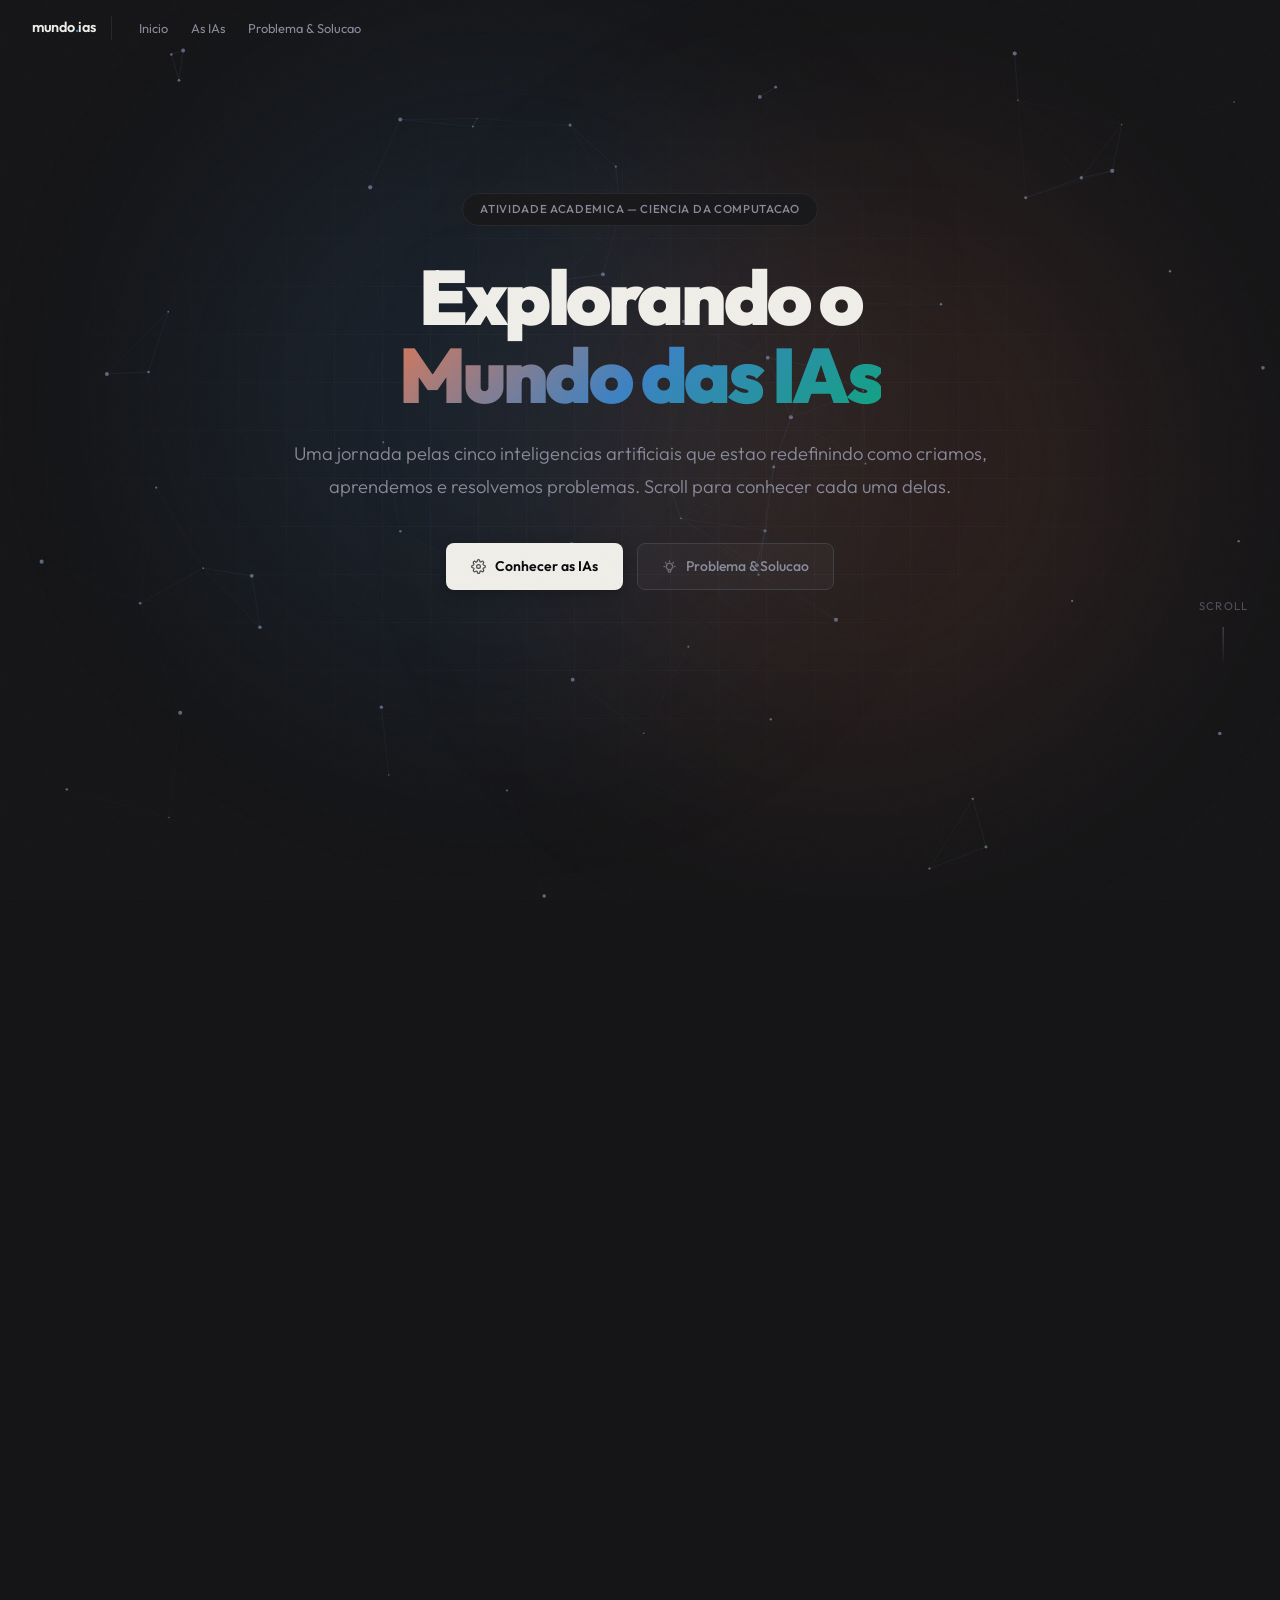
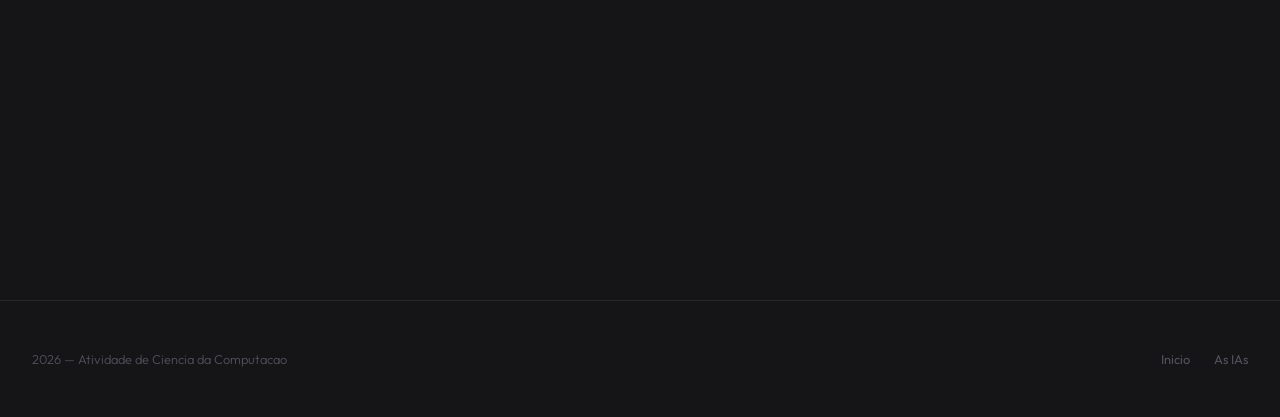
<file: index.html>
<!DOCTYPE html>
<html lang="pt-BR">
<head>
  <meta charset="UTF-8">
  <meta name="viewport" content="width=device-width, initial-scale=1.0">
  <meta name="description" content="Explorando o mundo das Inteligencias Artificiais - Claude, Gemini, ChatGPT, Nano Banana e NotebookLM. Atividade academica de Ciencia da Computacao.">
  <title>O Mundo das IAs | Ciencia da Computacao</title>
  <link rel="stylesheet" href="./style.css">
</head>
<body>
  <nav class="nav" id="navbar">
    <div class="nav-inner">
      <a href="#" class="nav-logo">mundo<span>.</span>ias</a>
      <div class="nav-sep"></div>
      <ul class="nav-links">
        <li><a href="#hero">Inicio</a></li>
        <li><a href="#carousel">As IAs</a></li>
        <li><a href="/problema-solucao/">Problema &amp; Solucao</a></li>
      </ul>
    </div>
  </nav>
  <div class="scroll-dots" id="scroll-dots">
    <div class="scroll-dot" data-index="0"><span class="scroll-dot-label">Claude</span></div>
    <div class="scroll-dot" data-index="1"><span class="scroll-dot-label">Gemini</span></div>
    <div class="scroll-dot" data-index="2"><span class="scroll-dot-label">ChatGPT</span></div>
    <div class="scroll-dot" data-index="3"><span class="scroll-dot-label">Nano Banana</span></div>
    <div class="scroll-dot" data-index="4"><span class="scroll-dot-label">NotebookLM</span></div>
  </div>
  <section class="hero" id="hero">
    <canvas class="hero-canvas" id="hero-canvas"></canvas>
    <div class="hero-grid"></div>
    <div class="hero-bg-glow glow-1"></div>
    <div class="hero-bg-glow glow-2"></div>
    <div class="hero-badge">Atividade Academica &mdash; Ciencia da Computacao</div>
    <h1>Explorando o<br><span class="gradient-text">Mundo das IAs</span></h1>
    <p class="hero-description">Uma jornada pelas cinco inteligencias artificiais que estao redefinindo como criamos, aprendemos e resolvemos problemas. Scroll para conhecer cada uma delas.</p>
    <div class="hero-cta-group">
      <a href="#carousel" class="btn-primary">
        <svg width="15" height="15" viewBox="0 0 24 24" fill="none" stroke="currentColor" stroke-width="2" stroke-linecap="round" stroke-linejoin="round"><circle cx="12" cy="12" r="3"/><path d="M19.4 15a1.65 1.65 0 0 0 .33 1.82l.06.06a2 2 0 0 1-2.83 2.83l-.06-.06a1.65 1.65 0 0 0-1.82-.33 1.65 1.65 0 0 0-1 1.51V21a2 2 0 0 1-4 0v-.09A1.65 1.65 0 0 0 9 19.4a1.65 1.65 0 0 0-1.82.33l-.06.06a2 2 0 0 1-2.83-2.83l.06-.06A1.65 1.65 0 0 0 4.68 15a1.65 1.65 0 0 0-1.51-1H3a2 2 0 0 1 0-4h.09A1.65 1.65 0 0 0 4.6 9a1.65 1.65 0 0 0-.33-1.82l-.06-.06a2 2 0 0 1 2.83-2.83l.06.06A1.65 1.65 0 0 0 9 4.68a1.65 1.65 0 0 0 1-1.51V3a2 2 0 0 1 4 0v.09a1.65 1.65 0 0 0 1 1.51 1.65 1.65 0 0 0 1.82-.33l.06-.06a2 2 0 0 1 2.83 2.83l-.06.06A1.65 1.65 0 0 0 19.4 9a1.65 1.65 0 0 0 1.51 1H21a2 2 0 0 1 0 4h-.09a1.65 1.65 0 0 0-1.51 1z"/></svg>
        Conhecer as IAs
      </a>
      <a href="/problema-solucao/" class="btn-secondary">
        <svg width="15" height="15" viewBox="0 0 24 24" fill="none" stroke="currentColor" stroke-width="2" stroke-linecap="round" stroke-linejoin="round"><path d="M9.663 17h4.673M12 3v1m6.364 1.636l-.707.707M21 12h-1M4 12H3m3.343-5.657l-.707-.707m2.828 9.9a5 5 0 1 1 7.072 0l-.548.547A3.374 3.374 0 0 0 14 18.469V19a2 2 0 1 1-4 0v-.531c0-.895-.356-1.754-.988-2.386l-.548-.547z"/></svg>
        Problema &amp; Solucao
      </a>
    </div>
    <div class="hero-scroll-hint"><span>Scroll</span><div class="scroll-line"></div></div>
  </section>
  <div class="ai-carousel" id="carousel">
    <section class="ai-section" data-ai="claude">
      <div class="ai-section-sticky">
        <div class="ai-content">
          <div class="ai-number">01 / 05</div>
          <div class="ai-category"><span class="ai-category-dot"></span>Texto &amp; Codigo</div>
          <h2 class="ai-name">Claude</h2>
          <p class="ai-maker">por Anthropic</p>
          <p class="ai-description">Claude e um assistente de IA desenvolvido pela Anthropic com foco em seguranca e alinhamento. Projetado para ser util, inofensivo e honesto, ele se destaca pela capacidade de analisar documentos longos, escrever codigo de alta qualidade e manter conversas com contexto extenso.</p>
          <div class="ai-features">
            <div class="ai-feature"><span class="ai-feature-dot"></span>Janela de contexto de ate 200k tokens</div>
            <div class="ai-feature"><span class="ai-feature-dot"></span>Foco em seguranca e alinhamento (Constitutional AI)</div>
            <div class="ai-feature"><span class="ai-feature-dot"></span>Excelente em analise de codigo e documentos</div>
            <div class="ai-feature"><span class="ai-feature-dot"></span>Raciocinio nuancado e respostas equilibradas</div>
          </div>
          <div class="ai-example"><strong>Exemplo de uso pratico</strong> Revisar um PDF de 200 paginas, encontrar contradicoes entre secoes e gerar um resumo executivo &mdash; tudo em uma unica conversa.</div>
        </div>
        <div class="ai-image-wrapper"><div class="ai-image-glow"></div><img class="ai-image" src="./img/claude.png" alt="Claude AI"></div>
      </div>
    </section>
    <section class="ai-section" data-ai="gemini">
      <div class="ai-section-sticky">
        <div class="ai-content">
          <div class="ai-number">02 / 05</div>
          <div class="ai-category"><span class="ai-category-dot"></span>Multimodal &amp; Pesquisa</div>
          <h2 class="ai-name">Gemini</h2>
          <p class="ai-maker">por Google DeepMind</p>
          <p class="ai-description">Gemini e a familia de modelos multimodais do Google, capaz de processar texto, imagens, audio e video nativamente. Integrado profundamente ao ecossistema Google, ele representa a uniao do Google Brain com a DeepMind para criar a IA mais versatil da empresa.</p>
          <div class="ai-features">
            <div class="ai-feature"><span class="ai-feature-dot"></span>Multimodal nativo (texto, imagem, audio, video)</div>
            <div class="ai-feature"><span class="ai-feature-dot"></span>Integrado ao Google Workspace e Android</div>
            <div class="ai-feature"><span class="ai-feature-dot"></span>Versoes Ultra, Pro e Flash para diferentes usos</div>
            <div class="ai-feature"><span class="ai-feature-dot"></span>Janela de contexto de ate 2 milhoes de tokens</div>
          </div>
          <div class="ai-example"><strong>Exemplo de uso pratico</strong> Enviar um video de aula em fisica e pedir que o Gemini gere um resumo escrito + 10 questoes de revisao baseadas no conteudo.</div>
        </div>
        <div class="ai-image-wrapper"><div class="ai-image-glow"></div><img class="ai-image" src="./img/gemini.png" alt="Gemini AI"></div>
      </div>
    </section>
    <section class="ai-section" data-ai="chatgpt">
      <div class="ai-section-sticky">
        <div class="ai-content">
          <div class="ai-number">03 / 05</div>
          <div class="ai-category"><span class="ai-category-dot"></span>Texto, Imagem &amp; Voz</div>
          <h2 class="ai-name">ChatGPT</h2>
          <p class="ai-maker">por OpenAI</p>
          <p class="ai-description">ChatGPT popularizou a inteligencia artificial generativa para o mundo todo. Baseado nos modelos GPT, ele oferece conversacao natural, geracao de codigo, analise de dados e criacao de conteudo, sendo a IA mais utilizada globalmente com centenas de milhoes de usuarios ativos.</p>
          <div class="ai-features">
            <div class="ai-feature"><span class="ai-feature-dot"></span>Modelo GPT-4o com capacidades multimodais</div>
            <div class="ai-feature"><span class="ai-feature-dot"></span>Ecossistema de plugins e GPTs personalizados</div>
            <div class="ai-feature"><span class="ai-feature-dot"></span>Mais de 200 milhoes de usuarios ativos</div>
            <div class="ai-feature"><span class="ai-feature-dot"></span>Geracao de imagens com DALL-E integrado</div>
          </div>
          <div class="ai-example"><strong>Exemplo de uso pratico</strong> Criar um GPT personalizado para um time de marketing que gera posts de blog, hashtags e imagens promocionais a partir de um briefing curto.</div>
        </div>
        <div class="ai-image-wrapper"><div class="ai-image-glow"></div><img class="ai-image" src="./img/chatgpt.png" alt="ChatGPT"></div>
      </div>
    </section>
    <section class="ai-section" data-ai="nano">
      <div class="ai-section-sticky">
        <div class="ai-content">
          <div class="ai-number">04 / 05</div>
          <div class="ai-category"><span class="ai-category-dot"></span>Geracao de Imagens</div>
          <h2 class="ai-name">Nano Banana</h2>
          <p class="ai-maker">por Google (Gemini 2.5 Flash Image)</p>
          <p class="ai-description">Nano Banana e o modelo de geracao e edicao de imagens da familia Gemini, lancado pelo Google em 2025. Famoso pela consistencia ao editar fotos mantendo o personagem original, ele permite trocar fundo, roupa ou estilo sem perder a identidade do rosto.</p>
          <div class="ai-features">
            <div class="ai-feature"><span class="ai-feature-dot"></span>Geracao e edicao de imagens em alta qualidade</div>
            <div class="ai-feature"><span class="ai-feature-dot"></span>Mantem consistencia de personagens entre edicoes</div>
            <div class="ai-feature"><span class="ai-feature-dot"></span>Edicao por linguagem natural</div>
            <div class="ai-feature"><span class="ai-feature-dot"></span>Disponivel via Gemini app e API Google AI Studio</div>
          </div>
          <div class="ai-example"><strong>Exemplo de uso pratico</strong> Enviar uma foto de produto e gerar 12 variacoes em diferentes cenarios mantendo o objeto identico &mdash; ideal para e-commerce.</div>
        </div>
        <div class="ai-image-wrapper"><div class="ai-image-glow"></div><img class="ai-image" src="./img/nanobanana.png" alt="Nano Banana AI"></div>
      </div>
    </section>
    <section class="ai-section" data-ai="notebook">
      <div class="ai-section-sticky">
        <div class="ai-content">
          <div class="ai-number">05 / 05</div>
          <div class="ai-category"><span class="ai-category-dot"></span>Pesquisa &amp; Estudo</div>
          <h2 class="ai-name">NotebookLM</h2>
          <p class="ai-maker">por Google</p>
          <p class="ai-description">NotebookLM e um assistente de pesquisa baseado em IA que transforma seus proprios documentos em uma fonte de conhecimento interativa. Ele le PDFs, artigos e anotacoes, e responde perguntas baseado exclusivamente no material fornecido, ideal para estudo academico e pesquisa.</p>
          <div class="ai-features">
            <div class="ai-feature"><span class="ai-feature-dot"></span>Respostas baseadas nos seus proprios documentos</div>
            <div class="ai-feature"><span class="ai-feature-dot"></span>Geracao automatica de podcasts (Audio Overview)</div>
            <div class="ai-feature"><span class="ai-feature-dot"></span>Ideal para estudo e revisao academica</div>
            <div class="ai-feature"><span class="ai-feature-dot"></span>Citacoes com fontes do material original</div>
          </div>
          <div class="ai-example"><strong>Exemplo de uso pratico</strong> Subir 15 artigos de TCC, pedir um resumo comparativo entre eles e gerar um podcast de 12 minutos discutindo os pontos principais para revisar no carro a caminho da prova.</div>
        </div>
        <div class="ai-image-wrapper"><div class="ai-image-glow"></div><img class="ai-image" src="./img/notebooklm.png" alt="NotebookLM"></div>
      </div>
    </section>
  </div>
  <footer class="footer">
    <div class="footer-inner">
      <p class="footer-text">2026 &mdash; Atividade de Ciencia da Computacao</p>
      <div class="footer-links">
        <a href="#hero">Inicio</a>
        <a href="#carousel">As IAs</a>
      </div>
    </div>
  </footer>
  <script src="./script.js"></script>
</body>
</html>
</file>
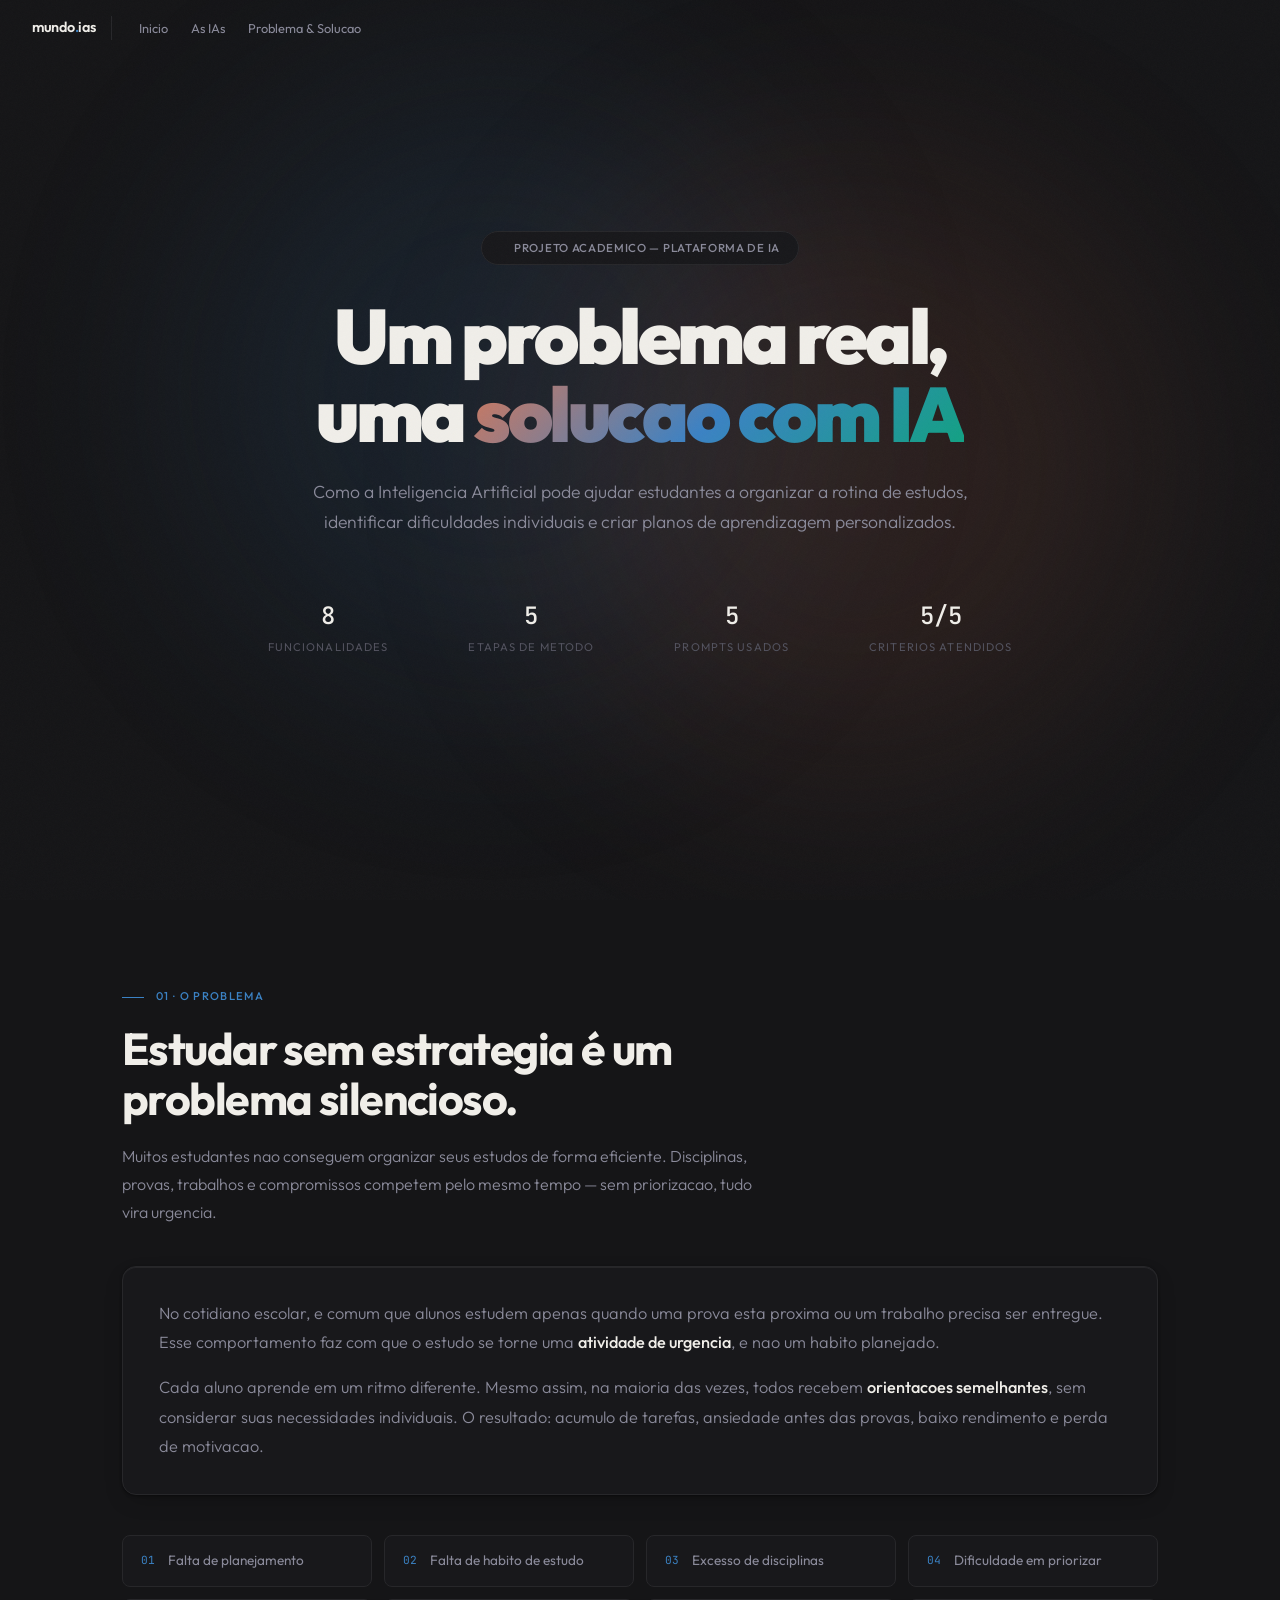
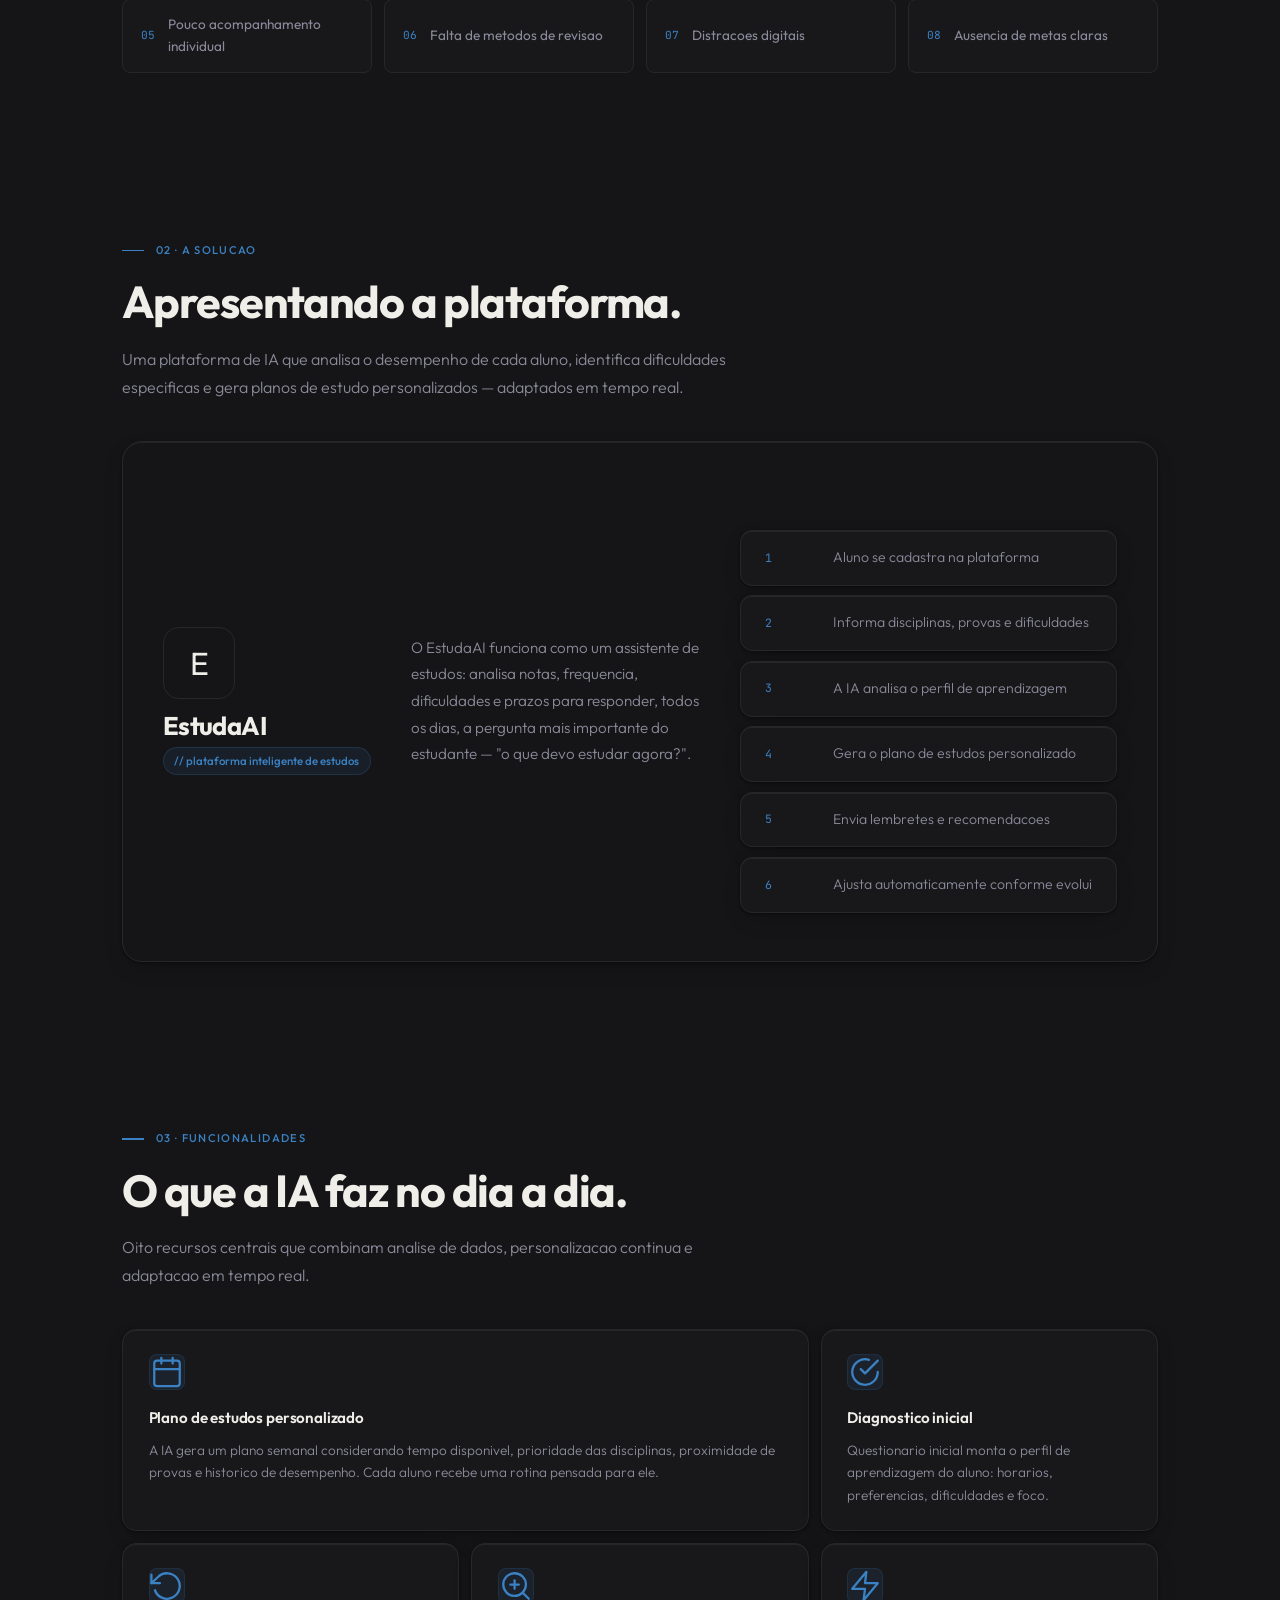
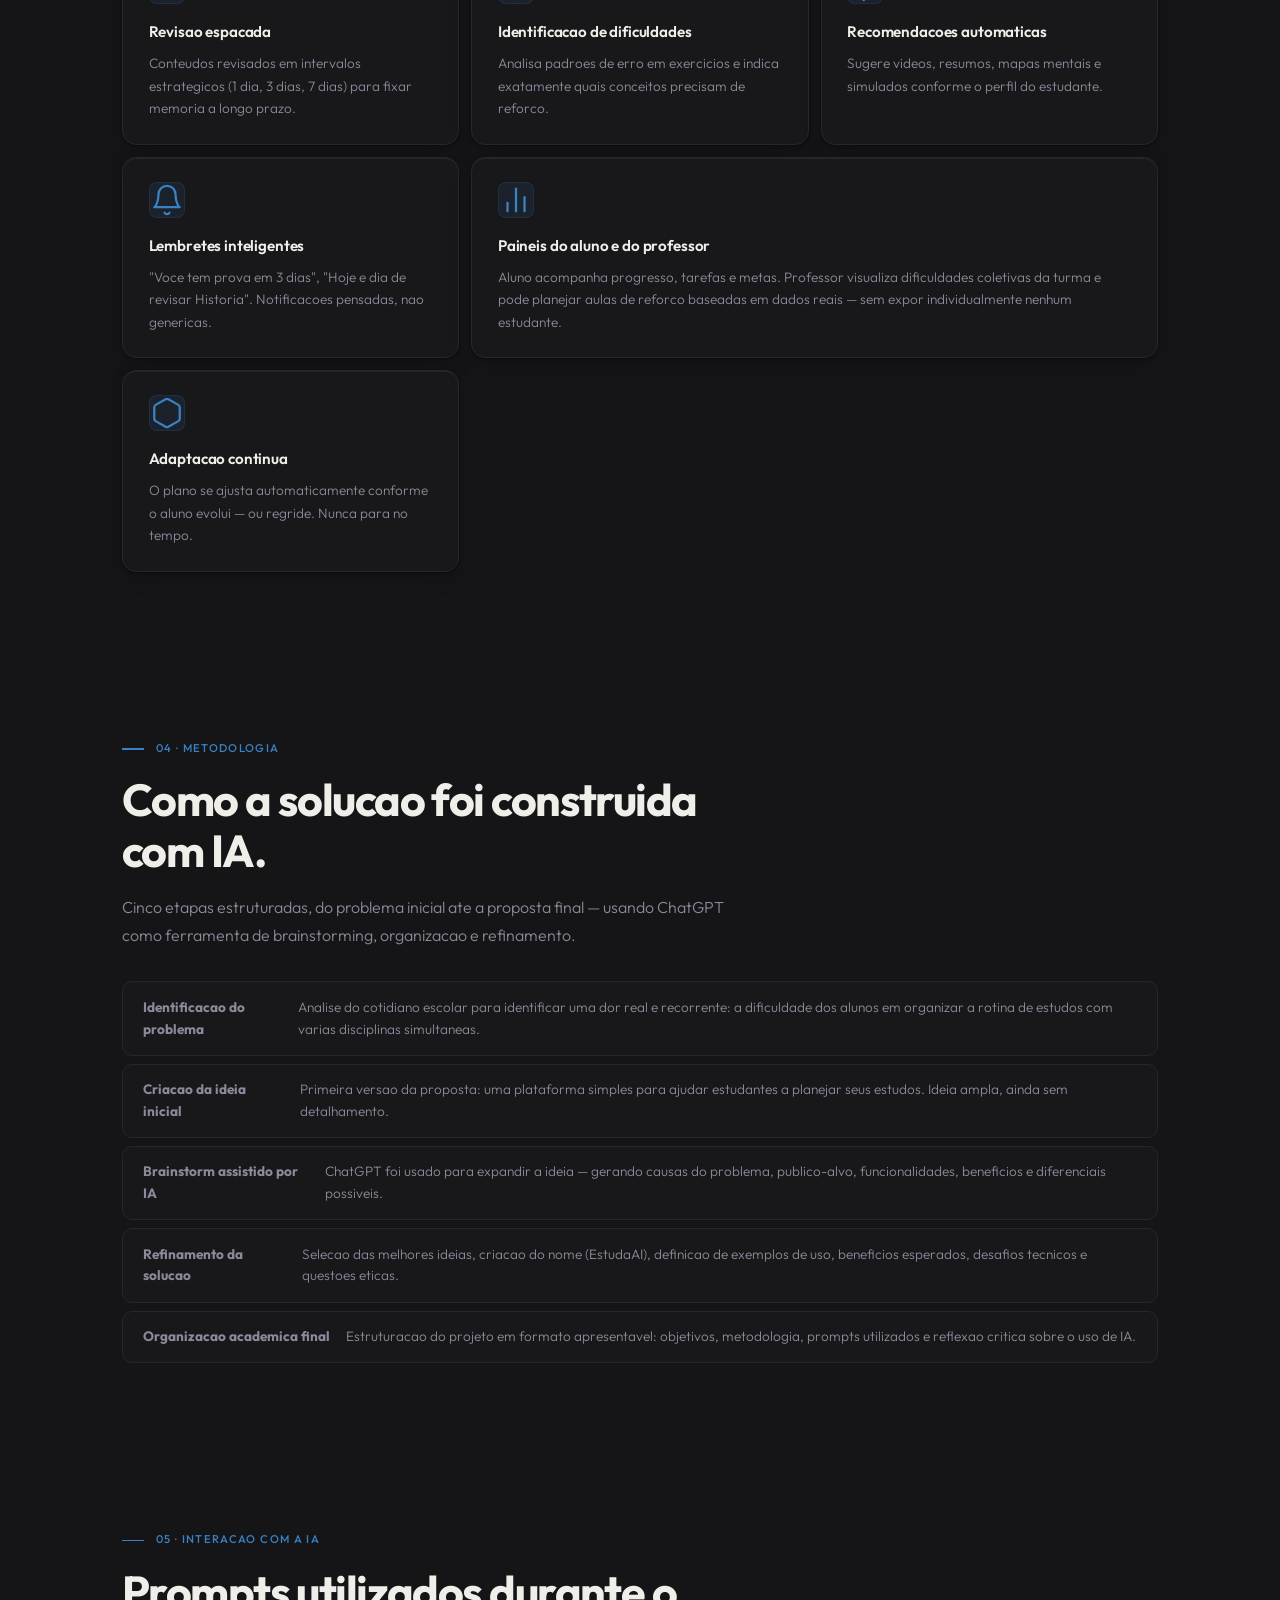
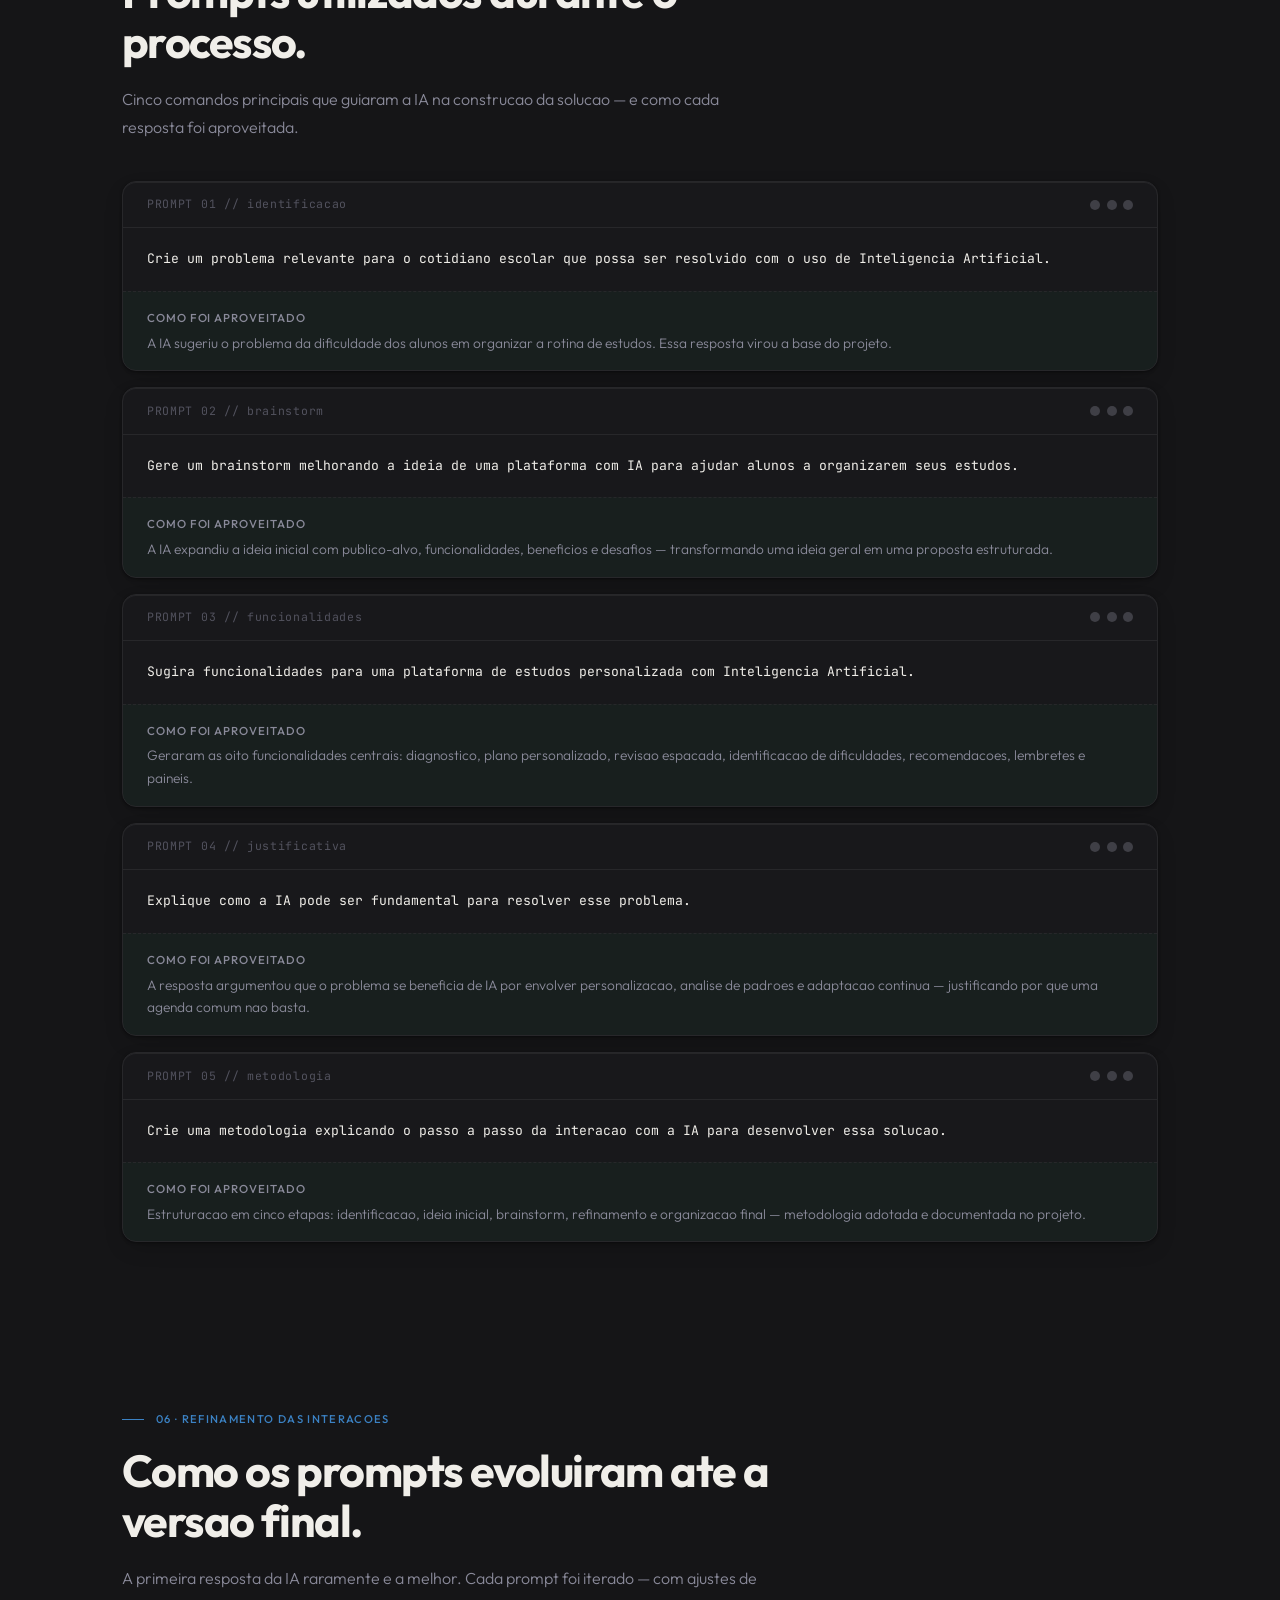
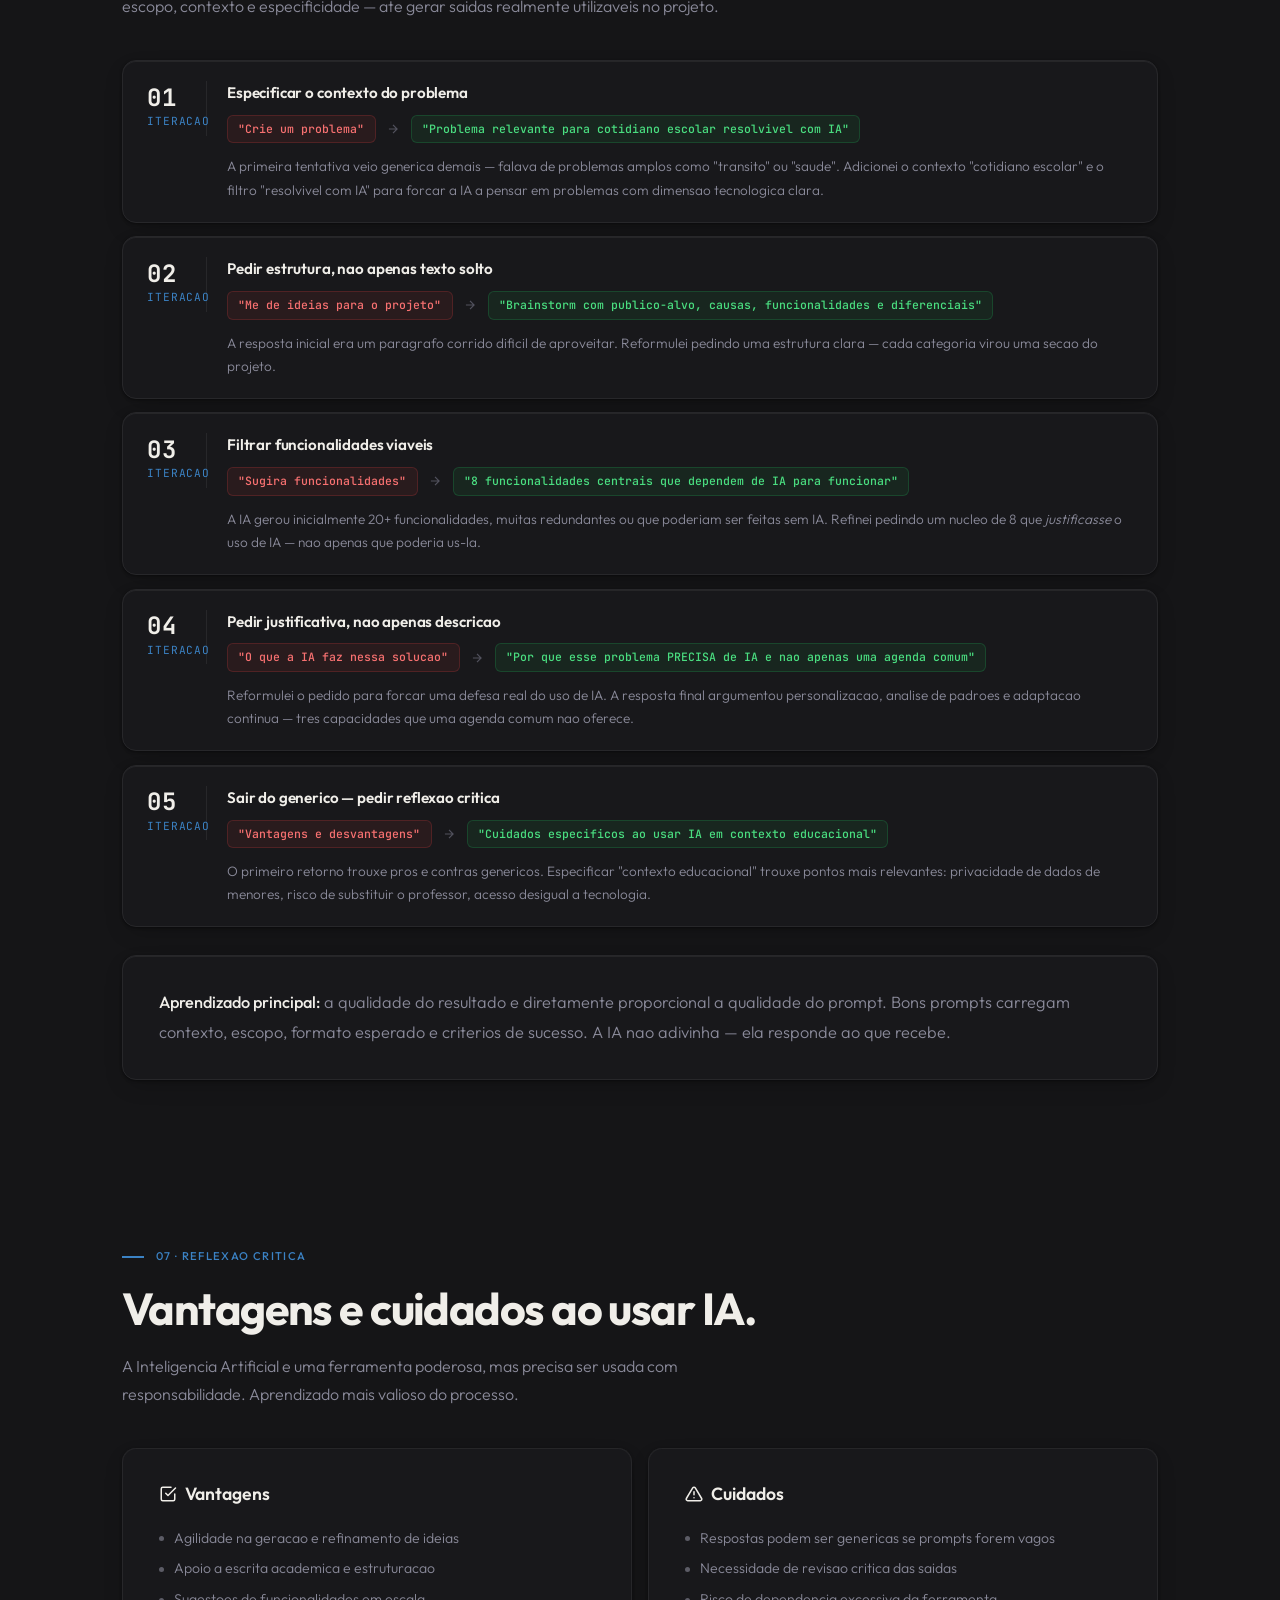
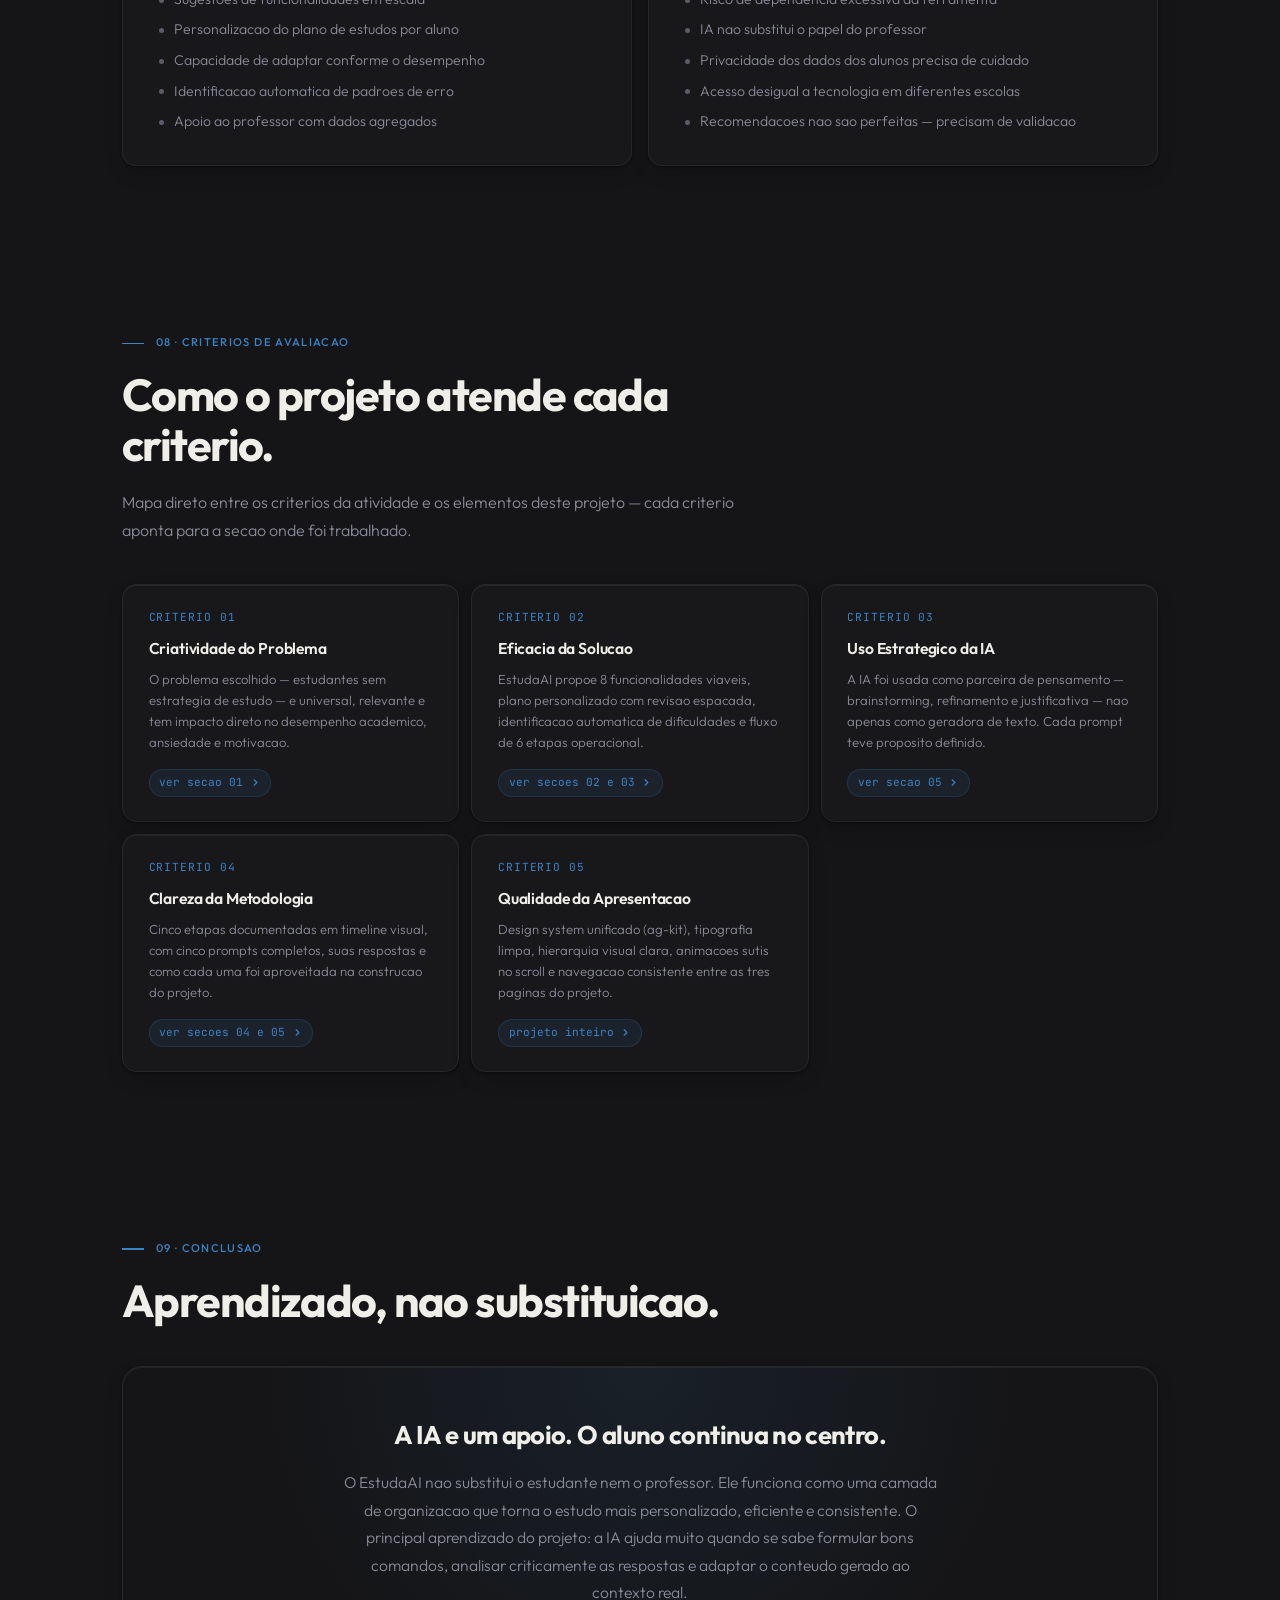
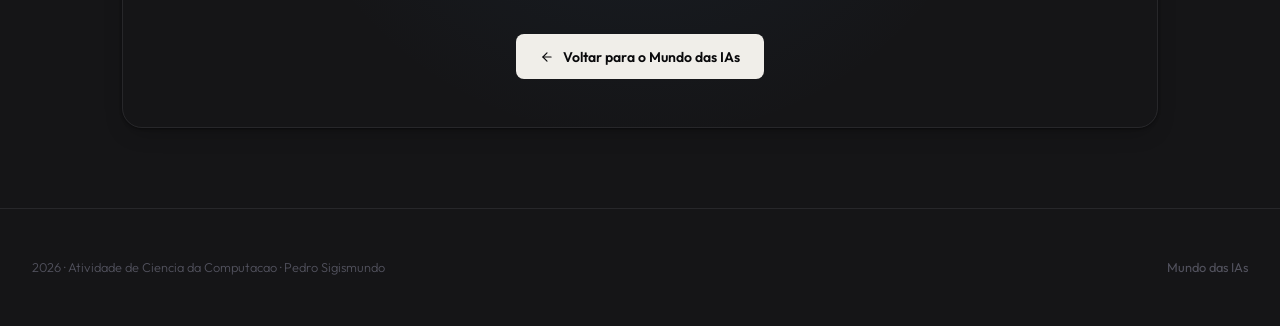
<file: problema-solucao/index.html>
<!DOCTYPE html>
<html lang="pt-BR">
<head>
  <meta charset="UTF-8">
  <meta name="viewport" content="width=device-width, initial-scale=1.0">
  <meta name="description" content="EstudaAI — Plataforma de IA para organizacao de estudos personalizada. Brainstorm academico de problema e solucao com Inteligencia Artificial.">
  <title>EstudaAI &middot; Problema &amp; Solucao</title>
  <link rel="stylesheet" href="/style.css">
</head>
<body>

  <!-- Nav -->
  <nav class="nav" id="navbar">
    <div class="nav-inner">
      <a href="/" class="nav-logo">mundo<span>.</span>ias</a>
      <div class="nav-sep"></div>
      <ul class="nav-links">
        <li><a href="/#hero">Inicio</a></li>
        <li><a href="/#carousel">As IAs</a></li>
        <li><a href="#problema" class="active">Problema &amp; Solucao</a></li>
      </ul>
    </div>
  </nav>

  <!-- ═══════════ HERO ═══════════ -->
  <section class="hero" id="hero">
    <div class="hero-bg-glow glow-1"></div>
    <div class="hero-bg-glow glow-2"></div>

    <div class="hero-badge">
      <span class="dot"></span>
      Projeto Academico &mdash; Plataforma de IA
    </div>

    <h1>
      Um problema real,<br>
      uma <span class="gradient-text">solucao com IA</span>
    </h1>

    <p class="hero-tagline">
      Como a Inteligencia Artificial pode ajudar estudantes a organizar a
      rotina de estudos, identificar dificuldades individuais e criar
      planos de aprendizagem personalizados.
    </p>

    <div class="hero-stats">
      <div class="hero-stat">
        <div class="hero-stat-value">8</div>
        <div class="hero-stat-label">Funcionalidades</div>
      </div>
      <div class="hero-stat">
        <div class="hero-stat-value">5</div>
        <div class="hero-stat-label">Etapas de metodo</div>
      </div>
      <div class="hero-stat">
        <div class="hero-stat-value">5</div>
        <div class="hero-stat-label">Prompts usados</div>
      </div>
      <div class="hero-stat">
        <div class="hero-stat-value">5/5</div>
        <div class="hero-stat-label">Criterios atendidos</div>
      </div>
    </div>
  </section>

  <!-- ═══════════ PROBLEMA ═══════════ -->
  <section class="section" id="problema">
    <div class="reveal">
      <span class="section-label">01 &middot; O Problema</span>
      <h2 class="section-title">Estudar sem estrategia &eacute; um problema silencioso.</h2>
      <p class="section-subtitle">
        Muitos estudantes nao conseguem organizar seus estudos de forma
        eficiente. Disciplinas, provas, trabalhos e compromissos competem
        pelo mesmo tempo &mdash; sem priorizacao, tudo vira urgencia.
      </p>
    </div>

    <div class="problem-intro reveal">
      <p>
        No cotidiano escolar, e comum que alunos estudem apenas quando uma
        prova esta proxima ou um trabalho precisa ser entregue. Esse
        comportamento faz com que o estudo se torne uma <strong>atividade
        de urgencia</strong>, e nao um habito planejado.
      </p>
      <p>
        Cada aluno aprende em um ritmo diferente. Mesmo assim, na maioria
        das vezes, todos recebem <strong>orientacoes semelhantes</strong>,
        sem considerar suas necessidades individuais. O resultado: acumulo
        de tarefas, ansiedade antes das provas, baixo rendimento e perda
        de motivacao.
      </p>
    </div>

    <div class="causes-grid reveal">
      <div class="cause-item"><span class="cause-num">01</span> Falta de planejamento</div>
      <div class="cause-item"><span class="cause-num">02</span> Falta de habito de estudo</div>
      <div class="cause-item"><span class="cause-num">03</span> Excesso de disciplinas</div>
      <div class="cause-item"><span class="cause-num">04</span> Dificuldade em priorizar</div>
      <div class="cause-item"><span class="cause-num">05</span> Pouco acompanhamento individual</div>
      <div class="cause-item"><span class="cause-num">06</span> Falta de metodos de revisao</div>
      <div class="cause-item"><span class="cause-num">07</span> Distracoes digitais</div>
      <div class="cause-item"><span class="cause-num">08</span> Ausencia de metas claras</div>
    </div>
  </section>

  <!-- ═══════════ SOLUCAO ═══════════ -->
  <section class="section" id="solucao">
    <div class="reveal">
      <span class="section-label">02 &middot; A Solucao</span>
      <h2 class="section-title">Apresentando a plataforma.</h2>
      <p class="section-subtitle">
        Uma plataforma de IA que analisa o desempenho de cada aluno,
        identifica dificuldades especificas e gera planos de estudo
        personalizados &mdash; adaptados em tempo real.
      </p>
    </div>

    <div class="solution-hero reveal">
      <div class="solution-brand">
        <div class="solution-logo">E</div>
        <div>
          <div class="solution-name">Estuda<span>AI</span></div>
          <div class="solution-tag">// plataforma inteligente de estudos</div>
        </div>
      </div>
      <p class="solution-desc">
        O EstudaAI funciona como um assistente de estudos: analisa notas,
        frequencia, dificuldades e prazos para responder, todos os dias, a
        pergunta mais importante do estudante &mdash; "o que devo estudar agora?".
      </p>

      <div class="flow-list">
        <div class="flow-step"><div class="flow-num">1</div><div class="flow-text">Aluno se cadastra na plataforma</div></div>
        <div class="flow-step"><div class="flow-num">2</div><div class="flow-text">Informa disciplinas, provas e dificuldades</div></div>
        <div class="flow-step"><div class="flow-num">3</div><div class="flow-text">A IA analisa o perfil de aprendizagem</div></div>
        <div class="flow-step"><div class="flow-num">4</div><div class="flow-text">Gera o plano de estudos personalizado</div></div>
        <div class="flow-step"><div class="flow-num">5</div><div class="flow-text">Envia lembretes e recomendacoes</div></div>
        <div class="flow-step"><div class="flow-num">6</div><div class="flow-text">Ajusta automaticamente conforme evolui</div></div>
      </div>
    </div>
  </section>

  <!-- ═══════════ FUNCIONALIDADES ═══════════ -->
  <section class="section" id="funcionalidades">
    <div class="reveal">
      <span class="section-label">03 &middot; Funcionalidades</span>
      <h2 class="section-title">O que a IA faz no dia a dia.</h2>
      <p class="section-subtitle">
        Oito recursos centrais que combinam analise de dados,
        personalizacao continua e adaptacao em tempo real.
      </p>
    </div>

    <div class="features-grid">

      <div class="feature-card wide reveal">
        <div class="feature-icon">
          <svg viewBox="0 0 24 24" fill="none" stroke="currentColor" stroke-width="1.6" stroke-linecap="round" stroke-linejoin="round"><rect x="3" y="4" width="18" height="18" rx="2" ry="2"/><line x1="16" y1="2" x2="16" y2="6"/><line x1="8" y1="2" x2="8" y2="6"/><line x1="3" y1="10" x2="21" y2="10"/></svg>
        </div>
        <h3>Plano de estudos personalizado</h3>
        <p>A IA gera um plano semanal considerando tempo disponivel, prioridade das disciplinas, proximidade de provas e historico de desempenho. Cada aluno recebe uma rotina pensada para ele.</p>
      </div>

      <div class="feature-card reveal">
        <div class="feature-icon">
          <svg viewBox="0 0 24 24" fill="none" stroke="currentColor" stroke-width="1.6" stroke-linecap="round" stroke-linejoin="round"><path d="M21 12a9 9 0 1 1-6.219-8.56"/><polyline points="21 4 12 13 9 10"/></svg>
        </div>
        <h3>Diagnostico inicial</h3>
        <p>Questionario inicial monta o perfil de aprendizagem do aluno: horarios, preferencias, dificuldades e foco.</p>
      </div>

      <div class="feature-card reveal">
        <div class="feature-icon">
          <svg viewBox="0 0 24 24" fill="none" stroke="currentColor" stroke-width="1.6" stroke-linecap="round" stroke-linejoin="round"><polyline points="1 4 1 10 7 10"/><path d="M3.51 15a9 9 0 1 0 2.13-9.36L1 10"/></svg>
        </div>
        <h3>Revisao espacada</h3>
        <p>Conteudos revisados em intervalos estrategicos (1 dia, 3 dias, 7 dias) para fixar memoria a longo prazo.</p>
      </div>

      <div class="feature-card reveal">
        <div class="feature-icon">
          <svg viewBox="0 0 24 24" fill="none" stroke="currentColor" stroke-width="1.6" stroke-linecap="round" stroke-linejoin="round"><circle cx="11" cy="11" r="8"/><line x1="21" y1="21" x2="16.65" y2="16.65"/><line x1="11" y1="8" x2="11" y2="14"/><line x1="8" y1="11" x2="14" y2="11"/></svg>
        </div>
        <h3>Identificacao de dificuldades</h3>
        <p>Analisa padroes de erro em exercicios e indica exatamente quais conceitos precisam de reforco.</p>
      </div>

      <div class="feature-card reveal">
        <div class="feature-icon">
          <svg viewBox="0 0 24 24" fill="none" stroke="currentColor" stroke-width="1.6" stroke-linecap="round" stroke-linejoin="round"><polygon points="13 2 3 14 12 14 11 22 21 10 12 10 13 2"/></svg>
        </div>
        <h3>Recomendacoes automaticas</h3>
        <p>Sugere videos, resumos, mapas mentais e simulados conforme o perfil do estudante.</p>
      </div>

      <div class="feature-card reveal">
        <div class="feature-icon">
          <svg viewBox="0 0 24 24" fill="none" stroke="currentColor" stroke-width="1.6" stroke-linecap="round" stroke-linejoin="round"><path d="M18 8A6 6 0 0 0 6 8c0 7-3 9-3 9h18s-3-2-3-9"/><path d="M13.73 21a2 2 0 0 1-3.46 0"/></svg>
        </div>
        <h3>Lembretes inteligentes</h3>
        <p>"Voce tem prova em 3 dias", "Hoje e dia de revisar Historia". Notificacoes pensadas, nao genericas.</p>
      </div>

      <div class="feature-card wide reveal">
        <div class="feature-icon">
          <svg viewBox="0 0 24 24" fill="none" stroke="currentColor" stroke-width="1.6" stroke-linecap="round" stroke-linejoin="round"><line x1="18" y1="20" x2="18" y2="10"/><line x1="12" y1="20" x2="12" y2="4"/><line x1="6" y1="20" x2="6" y2="14"/></svg>
        </div>
        <h3>Paineis do aluno e do professor</h3>
        <p>Aluno acompanha progresso, tarefas e metas. Professor visualiza dificuldades coletivas da turma e pode planejar aulas de reforco baseadas em dados reais &mdash; sem expor individualmente nenhum estudante.</p>
      </div>

      <div class="feature-card reveal">
        <div class="feature-icon">
          <svg viewBox="0 0 24 24" fill="none" stroke="currentColor" stroke-width="1.6" stroke-linecap="round" stroke-linejoin="round"><path d="M21 16V8a2 2 0 0 0-1-1.73l-7-4a2 2 0 0 0-2 0l-7 4A2 2 0 0 0 3 8v8a2 2 0 0 0 1 1.73l7 4a2 2 0 0 0 2 0l7-4A2 2 0 0 0 21 16z"/></svg>
        </div>
        <h3>Adaptacao continua</h3>
        <p>O plano se ajusta automaticamente conforme o aluno evolui &mdash; ou regride. Nunca para no tempo.</p>
      </div>

    </div>
  </section>

  <!-- ═══════════ METODOLOGIA ═══════════ -->
  <section class="section" id="metodologia">
    <div class="reveal">
      <span class="section-label">04 &middot; Metodologia</span>
      <h2 class="section-title">Como a solucao foi construida com IA.</h2>
      <p class="section-subtitle">
        Cinco etapas estruturadas, do problema inicial ate a proposta final
        &mdash; usando ChatGPT como ferramenta de brainstorming, organizacao
        e refinamento.
      </p>
    </div>

    <ol class="method-list reveal">
      <li class="method-step">
        <h4>Identificacao do problema</h4>
        <p>Analise do cotidiano escolar para identificar uma dor real e recorrente: a dificuldade dos alunos em organizar a rotina de estudos com varias disciplinas simultaneas.</p>
      </li>
      <li class="method-step">
        <h4>Criacao da ideia inicial</h4>
        <p>Primeira versao da proposta: uma plataforma simples para ajudar estudantes a planejar seus estudos. Ideia ampla, ainda sem detalhamento.</p>
      </li>
      <li class="method-step">
        <h4>Brainstorm assistido por IA</h4>
        <p>ChatGPT foi usado para expandir a ideia &mdash; gerando causas do problema, publico-alvo, funcionalidades, beneficios e diferenciais possiveis.</p>
      </li>
      <li class="method-step">
        <h4>Refinamento da solucao</h4>
        <p>Selecao das melhores ideias, criacao do nome (EstudaAI), definicao de exemplos de uso, beneficios esperados, desafios tecnicos e questoes eticas.</p>
      </li>
      <li class="method-step">
        <h4>Organizacao academica final</h4>
        <p>Estruturacao do projeto em formato apresentavel: objetivos, metodologia, prompts utilizados e reflexao critica sobre o uso de IA.</p>
      </li>
    </ol>
  </section>

  <!-- ═══════════ PROMPTS ═══════════ -->
  <section class="section" id="prompts">
    <div class="reveal">
      <span class="section-label">05 &middot; Interacao com a IA</span>
      <h2 class="section-title">Prompts utilizados durante o processo.</h2>
      <p class="section-subtitle">
        Cinco comandos principais que guiaram a IA na construcao da solucao
        &mdash; e como cada resposta foi aproveitada.
      </p>
    </div>

    <div class="prompts-grid">

      <div class="prompt-card reveal">
        <div class="prompt-header">
          <span class="prompt-label">PROMPT 01 // identificacao</span>
          <div class="prompt-dots"><span></span><span></span><span></span></div>
        </div>
        <div class="prompt-body">Crie um problema relevante para o cotidiano escolar que possa ser resolvido com o uso de Inteligencia Artificial.</div>
        <div class="prompt-result">
          <strong>Como foi aproveitado</strong>
          A IA sugeriu o problema da dificuldade dos alunos em organizar a rotina de estudos. Essa resposta virou a base do projeto.
        </div>
      </div>

      <div class="prompt-card reveal">
        <div class="prompt-header">
          <span class="prompt-label">PROMPT 02 // brainstorm</span>
          <div class="prompt-dots"><span></span><span></span><span></span></div>
        </div>
        <div class="prompt-body">Gere um brainstorm melhorando a ideia de uma plataforma com IA para ajudar alunos a organizarem seus estudos.</div>
        <div class="prompt-result">
          <strong>Como foi aproveitado</strong>
          A IA expandiu a ideia inicial com publico-alvo, funcionalidades, beneficios e desafios &mdash; transformando uma ideia geral em uma proposta estruturada.
        </div>
      </div>

      <div class="prompt-card reveal">
        <div class="prompt-header">
          <span class="prompt-label">PROMPT 03 // funcionalidades</span>
          <div class="prompt-dots"><span></span><span></span><span></span></div>
        </div>
        <div class="prompt-body">Sugira funcionalidades para uma plataforma de estudos personalizada com Inteligencia Artificial.</div>
        <div class="prompt-result">
          <strong>Como foi aproveitado</strong>
          Geraram as oito funcionalidades centrais: diagnostico, plano personalizado, revisao espacada, identificacao de dificuldades, recomendacoes, lembretes e paineis.
        </div>
      </div>

      <div class="prompt-card reveal">
        <div class="prompt-header">
          <span class="prompt-label">PROMPT 04 // justificativa</span>
          <div class="prompt-dots"><span></span><span></span><span></span></div>
        </div>
        <div class="prompt-body">Explique como a IA pode ser fundamental para resolver esse problema.</div>
        <div class="prompt-result">
          <strong>Como foi aproveitado</strong>
          A resposta argumentou que o problema se beneficia de IA por envolver personalizacao, analise de padroes e adaptacao continua &mdash; justificando por que uma agenda comum nao basta.
        </div>
      </div>

      <div class="prompt-card reveal">
        <div class="prompt-header">
          <span class="prompt-label">PROMPT 05 // metodologia</span>
          <div class="prompt-dots"><span></span><span></span><span></span></div>
        </div>
        <div class="prompt-body">Crie uma metodologia explicando o passo a passo da interacao com a IA para desenvolver essa solucao.</div>
        <div class="prompt-result">
          <strong>Como foi aproveitado</strong>
          Estruturacao em cinco etapas: identificacao, ideia inicial, brainstorm, refinamento e organizacao final &mdash; metodologia adotada e documentada no projeto.
        </div>
      </div>

    </div>
  </section>

  <!-- ═══════════ REFINAMENTO ═══════════ -->
  <section class="section" id="refinamento">
    <div class="reveal">
      <span class="section-label">06 &middot; Refinamento das interacoes</span>
      <h2 class="section-title">Como os prompts evoluiram ate a versao final.</h2>
      <p class="section-subtitle">
        A primeira resposta da IA raramente e a melhor. Cada prompt foi
        iterado &mdash; com ajustes de escopo, contexto e especificidade
        &mdash; ate gerar saidas realmente utilizaveis no projeto.
      </p>
    </div>

    <div class="refine-list">

      <div class="refine-step reveal">
        <div class="refine-iter">
          <span class="refine-iter-num">01</span>
          ITERACAO
        </div>
        <div class="refine-content">
          <h4>Especificar o contexto do problema</h4>
          <div class="refine-from-to">
            <span class="refine-tag before">"Crie um problema"</span>
            <svg class="refine-arrow" width="14" height="14" viewBox="0 0 24 24" fill="none" stroke="currentColor" stroke-width="2"><path d="M5 12h14M12 5l7 7-7 7"/></svg>
            <span class="refine-tag after">"Problema relevante para cotidiano escolar resolvivel com IA"</span>
          </div>
          <p>A primeira tentativa veio generica demais &mdash; falava de problemas amplos como "transito" ou "saude". Adicionei o contexto "cotidiano escolar" e o filtro "resolvivel com IA" para forcar a IA a pensar em problemas com dimensao tecnologica clara.</p>
        </div>
      </div>

      <div class="refine-step reveal">
        <div class="refine-iter">
          <span class="refine-iter-num">02</span>
          ITERACAO
        </div>
        <div class="refine-content">
          <h4>Pedir estrutura, nao apenas texto solto</h4>
          <div class="refine-from-to">
            <span class="refine-tag before">"Me de ideias para o projeto"</span>
            <svg class="refine-arrow" width="14" height="14" viewBox="0 0 24 24" fill="none" stroke="currentColor" stroke-width="2"><path d="M5 12h14M12 5l7 7-7 7"/></svg>
            <span class="refine-tag after">"Brainstorm com publico-alvo, causas, funcionalidades e diferenciais"</span>
          </div>
          <p>A resposta inicial era um paragrafo corrido dificil de aproveitar. Reformulei pedindo uma estrutura clara &mdash; cada categoria virou uma secao do projeto.</p>
        </div>
      </div>

      <div class="refine-step reveal">
        <div class="refine-iter">
          <span class="refine-iter-num">03</span>
          ITERACAO
        </div>
        <div class="refine-content">
          <h4>Filtrar funcionalidades viaveis</h4>
          <div class="refine-from-to">
            <span class="refine-tag before">"Sugira funcionalidades"</span>
            <svg class="refine-arrow" width="14" height="14" viewBox="0 0 24 24" fill="none" stroke="currentColor" stroke-width="2"><path d="M5 12h14M12 5l7 7-7 7"/></svg>
            <span class="refine-tag after">"8 funcionalidades centrais que dependem de IA para funcionar"</span>
          </div>
          <p>A IA gerou inicialmente 20+ funcionalidades, muitas redundantes ou que poderiam ser feitas sem IA. Refinei pedindo um nucleo de 8 que <em>justificasse</em> o uso de IA &mdash; nao apenas que poderia us-la.</p>
        </div>
      </div>

      <div class="refine-step reveal">
        <div class="refine-iter">
          <span class="refine-iter-num">04</span>
          ITERACAO
        </div>
        <div class="refine-content">
          <h4>Pedir justificativa, nao apenas descricao</h4>
          <div class="refine-from-to">
            <span class="refine-tag before">"O que a IA faz nessa solucao"</span>
            <svg class="refine-arrow" width="14" height="14" viewBox="0 0 24 24" fill="none" stroke="currentColor" stroke-width="2"><path d="M5 12h14M12 5l7 7-7 7"/></svg>
            <span class="refine-tag after">"Por que esse problema PRECISA de IA e nao apenas uma agenda comum"</span>
          </div>
          <p>Reformulei o pedido para forcar uma defesa real do uso de IA. A resposta final argumentou personalizacao, analise de padroes e adaptacao continua &mdash; tres capacidades que uma agenda comum nao oferece.</p>
        </div>
      </div>

      <div class="refine-step reveal">
        <div class="refine-iter">
          <span class="refine-iter-num">05</span>
          ITERACAO
        </div>
        <div class="refine-content">
          <h4>Sair do generico &mdash; pedir reflexao critica</h4>
          <div class="refine-from-to">
            <span class="refine-tag before">"Vantagens e desvantagens"</span>
            <svg class="refine-arrow" width="14" height="14" viewBox="0 0 24 24" fill="none" stroke="currentColor" stroke-width="2"><path d="M5 12h14M12 5l7 7-7 7"/></svg>
            <span class="refine-tag after">"Cuidados especificos ao usar IA em contexto educacional"</span>
          </div>
          <p>O primeiro retorno trouxe pros e contras genericos. Especificar "contexto educacional" trouxe pontos mais relevantes: privacidade de dados de menores, risco de substituir o professor, acesso desigual a tecnologia.</p>
        </div>
      </div>

    </div>

    <div class="problem-intro reveal" style="margin-top:1.75rem;">
      <p>
        <strong>Aprendizado principal:</strong> a qualidade do resultado
        e diretamente proporcional a qualidade do prompt. Bons prompts
        carregam contexto, escopo, formato esperado e criterios de
        sucesso. A IA nao adivinha &mdash; ela responde ao que recebe.
      </p>
    </div>
  </section>

  <!-- ═══════════ REFLEXAO ═══════════ -->
  <section class="section" id="reflexao">
    <div class="reveal">
      <span class="section-label">07 &middot; Reflexao critica</span>
      <h2 class="section-title">Vantagens e cuidados ao usar IA.</h2>
      <p class="section-subtitle">
        A Inteligencia Artificial e uma ferramenta poderosa, mas precisa ser
        usada com responsabilidade. Aprendizado mais valioso do processo.
      </p>
    </div>

    <div class="reflection-grid">
      <div class="reflect-card pros reveal">
        <h3>
          <svg width="18" height="18" viewBox="0 0 24 24" fill="none" stroke="currentColor" stroke-width="2" stroke-linecap="round" stroke-linejoin="round"><polyline points="9 11 12 14 22 4"/><path d="M21 12v7a2 2 0 0 1-2 2H5a2 2 0 0 1-2-2V5a2 2 0 0 1 2-2h11"/></svg>
          Vantagens
        </h3>
        <ul class="reflect-list">
          <li>Agilidade na geracao e refinamento de ideias</li>
          <li>Apoio a escrita academica e estruturacao</li>
          <li>Sugestoes de funcionalidades em escala</li>
          <li>Personalizacao do plano de estudos por aluno</li>
          <li>Capacidade de adaptar conforme o desempenho</li>
          <li>Identificacao automatica de padroes de erro</li>
          <li>Apoio ao professor com dados agregados</li>
        </ul>
      </div>
      <div class="reflect-card cons reveal">
        <h3>
          <svg width="18" height="18" viewBox="0 0 24 24" fill="none" stroke="currentColor" stroke-width="2" stroke-linecap="round" stroke-linejoin="round"><path d="M10.29 3.86L1.82 18a2 2 0 0 0 1.71 3h16.94a2 2 0 0 0 1.71-3L13.71 3.86a2 2 0 0 0-3.42 0z"/><line x1="12" y1="9" x2="12" y2="13"/><line x1="12" y1="17" x2="12.01" y2="17"/></svg>
          Cuidados
        </h3>
        <ul class="reflect-list">
          <li>Respostas podem ser genericas se prompts forem vagos</li>
          <li>Necessidade de revisao critica das saidas</li>
          <li>Risco de dependencia excessiva da ferramenta</li>
          <li>IA nao substitui o papel do professor</li>
          <li>Privacidade dos dados dos alunos precisa de cuidado</li>
          <li>Acesso desigual a tecnologia em diferentes escolas</li>
          <li>Recomendacoes nao sao perfeitas &mdash; precisam de validacao</li>
        </ul>
      </div>
    </div>
  </section>

  <!-- ═══════════ CRITERIOS ═══════════ -->
  <section class="section" id="criterios">
    <div class="reveal">
      <span class="section-label">08 &middot; Criterios de avaliacao</span>
      <h2 class="section-title">Como o projeto atende cada criterio.</h2>
      <p class="section-subtitle">
        Mapa direto entre os criterios da atividade e os elementos
        deste projeto &mdash; cada criterio aponta para a secao onde foi
        trabalhado.
      </p>
    </div>

    <div class="criteria-grid">

      <div class="criterion-card reveal">
        <div class="criterion-num">CRITERIO 01</div>
        <h3 class="criterion-name">Criatividade do Problema</h3>
        <p class="criterion-coverage">
          O problema escolhido &mdash; estudantes sem estrategia de
          estudo &mdash; e universal, relevante e tem impacto direto no
          desempenho academico, ansiedade e motivacao.
        </p>
        <a href="#problema" class="criterion-ref">
          ver secao 01
          <svg viewBox="0 0 24 24" fill="none" stroke="currentColor" stroke-width="2.5" stroke-linecap="round" stroke-linejoin="round"><polyline points="9 18 15 12 9 6"/></svg>
        </a>
      </div>

      <div class="criterion-card reveal">
        <div class="criterion-num">CRITERIO 02</div>
        <h3 class="criterion-name">Eficacia da Solucao</h3>
        <p class="criterion-coverage">
          EstudaAI propoe 8 funcionalidades viaveis, plano personalizado
          com revisao espacada, identificacao automatica de dificuldades
          e fluxo de 6 etapas operacional.
        </p>
        <a href="#solucao" class="criterion-ref">
          ver secoes 02 e 03
          <svg viewBox="0 0 24 24" fill="none" stroke="currentColor" stroke-width="2.5" stroke-linecap="round" stroke-linejoin="round"><polyline points="9 18 15 12 9 6"/></svg>
        </a>
      </div>

      <div class="criterion-card reveal">
        <div class="criterion-num">CRITERIO 03</div>
        <h3 class="criterion-name">Uso Estrategico da IA</h3>
        <p class="criterion-coverage">
          A IA foi usada como parceira de pensamento &mdash; brainstorming,
          refinamento e justificativa &mdash; nao apenas como geradora de
          texto. Cada prompt teve proposito definido.
        </p>
        <a href="#prompts" class="criterion-ref">
          ver secao 05
          <svg viewBox="0 0 24 24" fill="none" stroke="currentColor" stroke-width="2.5" stroke-linecap="round" stroke-linejoin="round"><polyline points="9 18 15 12 9 6"/></svg>
        </a>
      </div>

      <div class="criterion-card reveal">
        <div class="criterion-num">CRITERIO 04</div>
        <h3 class="criterion-name">Clareza da Metodologia</h3>
        <p class="criterion-coverage">
          Cinco etapas documentadas em timeline visual, com cinco prompts
          completos, suas respostas e como cada uma foi aproveitada na
          construcao do projeto.
        </p>
        <a href="#metodologia" class="criterion-ref">
          ver secoes 04 e 05
          <svg viewBox="0 0 24 24" fill="none" stroke="currentColor" stroke-width="2.5" stroke-linecap="round" stroke-linejoin="round"><polyline points="9 18 15 12 9 6"/></svg>
        </a>
      </div>

      <div class="criterion-card reveal">
        <div class="criterion-num">CRITERIO 05</div>
        <h3 class="criterion-name">Qualidade da Apresentacao</h3>
        <p class="criterion-coverage">
          Design system unificado (ag-kit), tipografia limpa, hierarquia
          visual clara, animacoes sutis no scroll e navegacao consistente
          entre as tres paginas do projeto.
        </p>
        <a href="#hero" class="criterion-ref">
          projeto inteiro
          <svg viewBox="0 0 24 24" fill="none" stroke="currentColor" stroke-width="2.5" stroke-linecap="round" stroke-linejoin="round"><polyline points="9 18 15 12 9 6"/></svg>
        </a>
      </div>

    </div>
  </section>

  <!-- ═══════════ CONCLUSAO ═══════════ -->
  <section class="section" id="conclusao">
    <div class="reveal">
      <span class="section-label">09 &middot; Conclusao</span>
      <h2 class="section-title">Aprendizado, nao substituicao.</h2>
    </div>

    <div class="conclusion reveal">
      <h3>A IA e um apoio. O aluno continua no centro.</h3>
      <p>
        O EstudaAI nao substitui o estudante nem o professor. Ele funciona
        como uma camada de organizacao que torna o estudo mais personalizado,
        eficiente e consistente. O principal aprendizado do projeto: a IA
        ajuda muito quando se sabe formular bons comandos, analisar
        criticamente as respostas e adaptar o conteudo gerado ao contexto real.
      </p>
      <a href="/#carousel" class="conclusion-cta">
        <svg width="14" height="14" viewBox="0 0 24 24" fill="none" stroke="currentColor" stroke-width="2" stroke-linecap="round" stroke-linejoin="round"><line x1="19" y1="12" x2="5" y2="12"/><polyline points="12 19 5 12 12 5"/></svg>
        Voltar para o Mundo das IAs
      </a>
    </div>
  </section>

  <footer class="footer">
    <div class="footer-inner">
      <p class="footer-text">2026 &middot; Atividade de Ciencia da Computacao &middot; Pedro Sigismundo</p>
      <div class="footer-links">
        <a href="/">Mundo das IAs</a>
      </div>
    </div>
  </footer>

  <script>
    // Nav glass effect
    const nav = document.querySelector('.nav');
    window.addEventListener('scroll', () => {
      nav.classList.toggle('scrolled', window.scrollY > 60);
    }, { passive: true });

    // Reveal on scroll
    const obs = new IntersectionObserver(entries => {
      entries.forEach(e => {
        if (e.isIntersecting) {
          e.target.classList.add('visible');
          obs.unobserve(e.target);
        }
      });
    }, { threshold: 0.12, rootMargin: '0px 0px -40px 0px' });
    document.querySelectorAll('.reveal').forEach(el => obs.observe(el));
  </script>
</body>
</html>
</file>
<file: style.css>
@import url('https://fonts.googleapis.com/css2?family=Outfit:wght@300;400;500;600;700;800;900&family=JetBrains+Mono:wght@400;500&display=swap');

:root {
  --bg-primary:   color-mix(in srgb, #09090b 95%, #fff);
  --bg-secondary: color-mix(in srgb, #09090b 92%, #fff);
  --bg-card: #18181b;
  --text-primary: #f0eee9;
  --text-secondary: #8a8a9a;
  --text-muted: #52525e;
  --accent: #3b82c4;
  --accent-subtle: rgba(59, 130, 196, 0.1);
  --border: #27272a;
  --border-hover: #3f3f46;
  --glass-bg: rgba(12, 12, 16, 0.76);
  --glass-border: rgba(255, 255, 255, 0.07);
  --inner-shadow: inset 0 1px 0 rgba(255, 255, 255, 0.06);
  --shadow-card:  0 1px 3px rgba(0,0,0,0.4), 0 8px 24px -8px rgba(0,0,0,0.3);
  --radius-lg: 1.5rem;
  --radius-md: 1rem;
  --radius-sm: 0.5rem;

  --claude-color: #d97757;
  --gemini-color: #4a90d9;
  --chatgpt-color: #10a37f;
  --nano-color: #e5a833;
  --notebook-color: #9b6dff;
}

*, *::before, *::after { margin: 0; padding: 0; box-sizing: border-box; }

html { font-size: 16px; scroll-behavior: auto; }

body {
  font-family: 'Outfit', sans-serif;
  background: var(--bg-primary);
  color: var(--text-primary);
  line-height: 1.6;
  overflow-x: hidden;
  -webkit-font-smoothing: antialiased;
}

body::after {
  content: '';
  position: fixed;
  inset: 0;
  z-index: 9999;
  pointer-events: none;
  opacity: 0.025;
  background-image: url("data:image/svg+xml,%3Csvg viewBox='0 0 256 256' xmlns='http://www.w3.org/2000/svg'%3E%3Cfilter id='n'%3E%3CfeTurbulence type='fractalNoise' baseFrequency='0.85' numOctaves='4' stitchTiles='stitch'/%3E%3C/filter%3E%3Crect width='100%25' height='100%25' filter='url(%23n)'/%3E%3C/svg%3E");
  background-repeat: repeat;
  background-size: 128px 128px;
}

::-webkit-scrollbar { width: 5px; }
::-webkit-scrollbar-track { background: var(--bg-primary); }
::-webkit-scrollbar-thumb { background: var(--text-muted); border-radius: 3px; }
::selection { background: var(--accent-subtle); color: var(--accent); }

/* ═══════════ NAVIGATION (ag-kit pattern) ═══════════ */
.nav {
  position: fixed;
  top: 0; left: 0; right: 0;
  z-index: 100;
  height: 3.5rem;
  display: flex;
  align-items: center;
  padding: 0 2rem;
  border-bottom: 1px solid transparent;
  transition: background 0.3s ease, border-color 0.3s ease;
}

.nav.scrolled {
  background: rgba(9, 9, 11, 0.95);
  backdrop-filter: blur(16px);
  -webkit-backdrop-filter: blur(16px);
  border-bottom-color: #27272a;
  box-shadow: var(--inner-shadow);
}

.nav-inner {
  max-width: 1400px;
  margin: 0 auto;
  width: 100%;
  display: flex;
  align-items: center;
  gap: 1rem;
}

.nav-logo {
  font-weight: 600;
  font-size: 0.9rem;
  letter-spacing: -0.02em;
  color: var(--text-primary);
  text-decoration: none;
  flex-shrink: 0;
}
.nav-logo span { color: var(--accent); }

.nav-sep {
  width: 1px;
  height: 1.5rem;
  background: #27272a;
  flex-shrink: 0;
}

.nav-links {
  display: flex;
  gap: 0.15rem;
  list-style: none;
  flex: 1;
}

.nav-links a {
  color: var(--text-secondary);
  text-decoration: none;
  font-size: 0.8rem;
  font-weight: 400;
  padding: 0.3rem 0.65rem;
  border-radius: 0.375rem;
  white-space: nowrap;
  transition: color 0.2s, background 0.2s;
}
.nav-links a:hover {
  color: var(--text-primary);
  background: rgba(255,255,255,0.05);
}

.nav-pill {
  display: inline-flex;
  align-items: center;
  gap: 0.4rem;
  padding: 0.3rem 0.75rem;
  border: 1px solid #3f3f46;
  border-radius: 0.375rem;
  font-size: 0.75rem;
  font-weight: 500;
  color: var(--text-secondary);
  text-decoration: none;
  transition: background 0.2s, border-color 0.2s, color 0.2s;
  background: rgba(255,255,255,0.03);
  flex-shrink: 0;
}
.nav-pill:hover {
  border-color: #52525b;
  background: rgba(255,255,255,0.06);
  color: var(--text-primary);
}

/* ═══════════ HERO ═══════════ */
.hero {
  min-height: 100dvh;
  display: flex;
  flex-direction: column;
  justify-content: center;
  align-items: center;
  text-align: center;
  padding: 0 2rem;
  position: relative;
  overflow: hidden;
}

/* Animated particle network canvas */
.hero-canvas {
  position: absolute;
  inset: 0;
  width: 100%;
  height: 100%;
  pointer-events: none;
  z-index: 0;
  opacity: 0.55;
}

/* Subtle moving grid mesh under particles */
.hero-grid {
  position: absolute;
  inset: -2px;
  background-image:
    linear-gradient(rgba(255,255,255,0.025) 1px, transparent 1px),
    linear-gradient(90deg, rgba(255,255,255,0.025) 1px, transparent 1px);
  background-size: 48px 48px;
  mask-image: radial-gradient(ellipse 70% 60% at 50% 50%, #000 30%, transparent 80%);
  -webkit-mask-image: radial-gradient(ellipse 70% 60% at 50% 50%, #000 30%, transparent 80%);
  pointer-events: none;
  z-index: 0;
  animation: grid-drift 20s linear infinite;
}

@keyframes grid-drift {
  from { background-position: 0 0, 0 0; }
  to   { background-position: 48px 48px, 48px 48px; }
}

/* All hero text + cta sits above the canvas/grid */
.hero > *:not(.hero-canvas):not(.hero-grid):not(.hero-bg-glow) {
  position: relative;
  z-index: 2;
}

.hero-bg-glow {
  position: absolute;
  width: 600px; height: 600px;
  border-radius: 50%;
  filter: blur(120px);
  opacity: 0.12;
  pointer-events: none;
  will-change: transform;
}
.hero-bg-glow.glow-1 {
  top: 10%; left: 15%;
  background: var(--accent);
  animation: glow-drift 12s ease-in-out infinite;
}
.hero-bg-glow.glow-2 {
  bottom: 15%; right: 10%;
  background: var(--claude-color);
  animation: glow-drift 15s ease-in-out infinite reverse;
}

@keyframes glow-drift {
  0%, 100% { transform: translate(0, 0); }
  50% { transform: translate(30px, -25px); }
}

.hero-badge {
  display: inline-flex;
  align-items: center;
  gap: 0.5rem;
  padding: 0.4rem 1.1rem;
  border: 1px solid var(--border);
  border-radius: 100px;
  font-size: 0.72rem;
  font-weight: 500;
  color: var(--text-secondary);
  letter-spacing: 0.06em;
  text-transform: uppercase;
  background: var(--bg-card);
  margin-bottom: 2rem;
}

.hero h1 {
  font-size: clamp(2.8rem, 6vw, 5.5rem);
  font-weight: 900;
  line-height: 1.02;
  letter-spacing: -0.045em;
  margin-bottom: 1.5rem;
  max-width: 900px;
}

.gradient-text {
  background: linear-gradient(135deg, var(--claude-color), var(--accent), var(--chatgpt-color));
  -webkit-background-clip: text;
  -webkit-text-fill-color: transparent;
  background-clip: text;
}

.hero-description {
  font-size: 1.15rem;
  color: var(--text-secondary);
  line-height: 1.75;
  max-width: 58ch;
  margin: 0 auto 2.5rem;
  font-weight: 300;
}

/* Hero CTA buttons (ag-kit pattern) */
.hero-cta-group {
  display: flex;
  gap: 0.875rem;
  align-items: center;
  justify-content: center;
  flex-wrap: wrap;
  margin-bottom: 3rem;
}

.btn-primary {
  display: inline-flex;
  align-items: center;
  gap: 0.55rem;
  padding: 0.7rem 1.5rem;
  background: var(--text-primary);
  color: #09090b;
  border: 1px solid transparent;
  border-radius: 0.5rem;
  font-family: inherit;
  font-size: 0.875rem;
  font-weight: 600;
  cursor: pointer;
  text-decoration: none;
  transition: background 0.2s, opacity 0.2s;
  box-shadow: var(--inner-shadow), 0 4px 14px rgba(0,0,0,0.25);
}
.btn-primary:hover { background: #fff; }
.btn-primary svg { opacity: 0.7; }

.btn-secondary {
  display: inline-flex;
  align-items: center;
  gap: 0.55rem;
  padding: 0.7rem 1.5rem;
  background: rgba(255,255,255,0.03);
  color: var(--text-secondary);
  border: 1px solid #3f3f46;
  border-radius: 0.5rem;
  font-family: inherit;
  font-size: 0.875rem;
  font-weight: 500;
  cursor: pointer;
  text-decoration: none;
  transition: background 0.2s, border-color 0.2s, color 0.2s;
}
.btn-secondary:hover {
  background: rgba(255,255,255,0.06);
  border-color: #52525b;
  color: var(--text-primary);
}
.btn-secondary svg { opacity: 0.7; }

.hero-scroll-hint {
  position: absolute;
  bottom: 2.5rem;
  left: 50%;
  transform: translateX(-50%);
  display: flex;
  flex-direction: column;
  align-items: center;
  gap: 0.75rem;
  color: var(--text-muted);
  font-size: 0.7rem;
  font-weight: 400;
  letter-spacing: 0.1em;
  text-transform: uppercase;
  animation: hint-bob 2.5s ease-in-out infinite;
}
.hero-scroll-hint .scroll-line {
  width: 1px;
  height: 40px;
  background: linear-gradient(to bottom, var(--text-muted), transparent);
}

@keyframes hint-bob {
  0%, 100% { transform: translateX(-50%) translateY(0); }
  50% { transform: translateX(-50%) translateY(8px); }
}

/* ═══════════ SCROLL PROGRESS DOTS ═══════════ */
.scroll-dots {
  position: fixed;
  right: 2rem;
  top: 50%;
  transform: translateY(-50%);
  z-index: 90;
  display: flex;
  flex-direction: column;
  gap: 1rem;
  opacity: 0;
  transition: opacity 0.5s ease;
}
.scroll-dots.visible { opacity: 1; }

.scroll-dot {
  width: 10px;
  height: 10px;
  border-radius: 50%;
  border: 1.5px solid var(--text-muted);
  background: transparent;
  cursor: pointer;
  transition: all 0.4s cubic-bezier(0.16, 1, 0.3, 1);
  position: relative;
}
.scroll-dot.active {
  border-color: var(--accent);
  background: var(--accent);
  transform: scale(1.3);
  box-shadow: 0 0 12px rgba(59, 130, 196, 0.35);
}

.scroll-dot-label {
  position: absolute;
  right: 22px;
  top: 50%;
  transform: translateY(-50%);
  font-size: 0.7rem;
  font-weight: 500;
  color: var(--text-secondary);
  white-space: nowrap;
  opacity: 0;
  pointer-events: none;
  transition: opacity 0.3s ease;
}
.scroll-dot:hover .scroll-dot-label { opacity: 1; }

/* ═══════════ AI CAROUSEL ═══════════ */
.ai-carousel { position: relative; }

.ai-section {
  height: 200vh;
  position: relative;
}

.ai-section-sticky {
  position: sticky;
  top: 0;
  height: 100dvh;
  display: grid;
  grid-template-columns: 1fr 1fr;
  align-items: center;
  max-width: 1400px;
  margin: 0 auto;
  padding: 3.5rem 4rem 1rem; /* top clears fixed nav */
  gap: 4rem;
  overflow: hidden;
}

/* Left: text */
.ai-content {
  transition: opacity 0.1s linear, transform 0.1s linear;
  will-change: transform, opacity;
}

.ai-number {
  font-family: 'JetBrains Mono', monospace;
  font-size: 0.75rem;
  color: var(--text-muted);
  letter-spacing: 0.1em;
  margin-bottom: 0.5rem;
}

.ai-name {
  font-size: clamp(1.8rem, 4vw, 3.8rem);
  font-weight: 800;
  letter-spacing: -0.04em;
  line-height: 1.05;
  margin-bottom: 0.4rem;
}

.ai-maker {
  font-size: 0.85rem;
  font-weight: 400;
  color: var(--text-muted);
  margin-bottom: 1rem;
  letter-spacing: 0.02em;
}

/* Category badge — explicit area of the AI tool */
.ai-category {
  display: inline-flex;
  align-items: center;
  gap: 0.4rem;
  padding: 0.25rem 0.65rem;
  border: 1px solid var(--border);
  border-radius: 100px;
  font-size: 0.68rem;
  font-weight: 500;
  letter-spacing: 0.08em;
  text-transform: uppercase;
  background: rgba(255,255,255,0.03);
  margin-bottom: 1.1rem;
  font-family: 'JetBrains Mono', monospace;
}
.ai-category-dot {
  width: 6px;
  height: 6px;
  border-radius: 50%;
}

/* Practical example callout */
.ai-example {
  margin-top: 1rem;
  padding: 0.85rem 1rem;
  border-left: 2px solid var(--accent);
  background: rgba(255,255,255,0.025);
  border-radius: 0 0.4rem 0.4rem 0;
  font-size: 0.8rem;
  color: var(--text-secondary);
  line-height: 1.6;
  font-weight: 300;
}
.ai-example strong {
  display: block;
  margin-bottom: 0.3rem;
  font-family: 'JetBrains Mono', monospace;
  font-size: 0.7rem;
  letter-spacing: 0.08em;
  text-transform: uppercase;
  font-weight: 500;
}

.ai-description {
  font-size: 0.95rem;
  color: var(--text-secondary);
  line-height: 1.65;
  max-width: 48ch;
  font-weight: 300;
  margin-bottom: 1.25rem;
}

.ai-features {
  display: flex;
  flex-direction: column;
  gap: 0.5rem;
}

.ai-feature {
  display: flex;
  align-items: center;
  gap: 0.75rem;
  font-size: 0.88rem;
  color: var(--text-secondary);
  font-weight: 400;
}

.ai-feature-dot {
  width: 7px;
  height: 7px;
  border-radius: 50%;
  background: var(--accent);
  flex-shrink: 0;
}

/* Right: image */
.ai-image-wrapper {
  display: flex;
  align-items: center;
  justify-content: center;
  position: relative;
  transition: opacity 0.1s linear, transform 0.1s linear;
  will-change: transform, opacity;
}

.ai-image-glow {
  position: absolute;
  width: 350px; height: 350px;
  border-radius: 50%;
  filter: blur(80px);
  opacity: 0.18;
  pointer-events: none;
}

.ai-image {
  width: 420px;
  height: 420px;
  object-fit: cover;
  border-radius: var(--radius-lg);
  position: relative;
  z-index: 2;
  border: 1px solid var(--border);
  box-shadow: var(--inner-shadow), var(--shadow-card);
}

/* Per-AI accents */
.ai-section[data-ai="claude"]   .ai-name        { color: var(--claude-color); }
.ai-section[data-ai="claude"]   .ai-feature-dot { background: var(--claude-color); }
.ai-section[data-ai="claude"]   .ai-image-glow  { background: var(--claude-color); }
.ai-section[data-ai="claude"]   .ai-category-dot { background: var(--claude-color); }
.ai-section[data-ai="claude"]   .ai-example      { border-left-color: var(--claude-color); }
.ai-section[data-ai="claude"]   .ai-example strong { color: var(--claude-color); }

.ai-section[data-ai="gemini"]   .ai-name        { color: var(--gemini-color); }
.ai-section[data-ai="gemini"]   .ai-feature-dot { background: var(--gemini-color); }
.ai-section[data-ai="gemini"]   .ai-image-glow  { background: var(--gemini-color); }
.ai-section[data-ai="gemini"]   .ai-category-dot { background: var(--gemini-color); }
.ai-section[data-ai="gemini"]   .ai-example      { border-left-color: var(--gemini-color); }
.ai-section[data-ai="gemini"]   .ai-example strong { color: var(--gemini-color); }

.ai-section[data-ai="chatgpt"]  .ai-name        { color: var(--chatgpt-color); }
.ai-section[data-ai="chatgpt"]  .ai-feature-dot { background: var(--chatgpt-color); }
.ai-section[data-ai="chatgpt"]  .ai-image-glow  { background: var(--chatgpt-color); }
.ai-section[data-ai="chatgpt"]  .ai-category-dot { background: var(--chatgpt-color); }
.ai-section[data-ai="chatgpt"]  .ai-example      { border-left-color: var(--chatgpt-color); }
.ai-section[data-ai="chatgpt"]  .ai-example strong { color: var(--chatgpt-color); }

.ai-section[data-ai="nano"]     .ai-name        { color: var(--nano-color); }
.ai-section[data-ai="nano"]     .ai-feature-dot { background: var(--nano-color); }
.ai-section[data-ai="nano"]     .ai-image-glow  { background: var(--nano-color); }
.ai-section[data-ai="nano"]     .ai-category-dot { background: var(--nano-color); }
.ai-section[data-ai="nano"]     .ai-example      { border-left-color: var(--nano-color); }
.ai-section[data-ai="nano"]     .ai-example strong { color: var(--nano-color); }

.ai-section[data-ai="notebook"] .ai-name        { color: var(--notebook-color); }
.ai-section[data-ai="notebook"] .ai-feature-dot { background: var(--notebook-color); }
.ai-section[data-ai="notebook"] .ai-image-glow  { background: var(--notebook-color); }
.ai-section[data-ai="notebook"] .ai-category-dot { background: var(--notebook-color); }
.ai-section[data-ai="notebook"] .ai-example      { border-left-color: var(--notebook-color); }
.ai-section[data-ai="notebook"] .ai-example strong { color: var(--notebook-color); }

/* ═══════════ FOOTER ═══════════ */
.footer {
  border-top: 1px solid var(--border);
  padding: 3rem 2rem;
}

.footer-inner {
  max-width: 1400px;
  margin: 0 auto;
  display: flex;
  justify-content: space-between;
  align-items: center;
}

.footer-text {
  font-size: 0.8rem;
  color: var(--text-muted);
  font-weight: 300;
}

.footer-links { display: flex; gap: 1.5rem; }
.footer-links a {
  color: var(--text-muted);
  text-decoration: none;
  font-size: 0.8rem;
  transition: color 0.3s ease;
}
.footer-links a:hover { color: var(--text-primary); }

/* ═══════════ RESPONSIVE ═══════════ */
@media (max-width: 768px) {
  .nav-links { display: none; }

  .ai-section-sticky {
    grid-template-columns: 1fr;
    padding: 0 1.5rem;
    gap: 2rem;
  }

  .ai-image-wrapper { order: -1; }

  .ai-image { width: 220px; height: 220px; }
  .ai-image-glow { width: 180px; height: 180px; }

  .scroll-dots { display: none; }

  .hero h1 { font-size: clamp(2rem, 8vw, 3rem); }

  .footer-inner { flex-direction: column; gap: 1rem; text-align: center; }
}


/* ════════════════════════════════════════
   PROBLEMA-SOLUCAO PAGE STYLES
   ════════════════════════════════════════ */

/* ─── Hero (problema-solucao) ─────────── */
.hero-tagline {
  font-size: 1.1rem;
  color: var(--text-secondary);
  line-height: 1.7;
  max-width: 58ch;
  margin: 0 auto 2rem;
  font-weight: 300;
}
.hero-badge .dot {
  width: 6px; height: 6px;
  border-radius: 50%;
  background: var(--accent-3);
  box-shadow: 0 0 8px var(--accent-3);
}
.hero-stats {
  display: flex;
  gap: 2rem;
  margin-top: 1rem;
}
.hero-stat {
  text-align: center;
  padding: 0.75rem 1.5rem;
}
.hero-stat-value {
  font-family: 'JetBrains Mono', monospace;
  font-size: 1.5rem;
  font-weight: 500;
  color: var(--text-primary);
  margin-bottom: 0.2rem;
}
.hero-stat-label {
  font-size: 0.7rem;
  text-transform: uppercase;
  letter-spacing: 0.1em;
  color: var(--text-muted);
}

/* ─── Section commons ─────────────────── */
.section {
  padding: 5rem 2rem;
  max-width: 1100px;
  margin: 0 auto;
}
.section-label {
  display: inline-flex;
  align-items: center;
  gap: 0.75rem;
  font-size: 0.7rem;
  font-weight: 500;
  letter-spacing: 0.12em;
  text-transform: uppercase;
  color: var(--accent);
  margin-bottom: 1.1rem;
}
.section-label::before {
  content: '';
  width: 22px; height: 1.5px;
  background: var(--accent);
}
.section-title {
  font-size: clamp(1.9rem, 3.5vw, 2.8rem);
  font-weight: 700;
  letter-spacing: -0.035em;
  line-height: 1.12;
  margin-bottom: 1.1rem;
  max-width: 22ch;
}
.section-subtitle {
  font-size: 1rem;
  color: var(--text-secondary);
  max-width: 58ch;
  font-weight: 300;
  line-height: 1.75;
}

/* ─── Problem grid ────────────────────── */
.problem-intro {
  padding: 2rem 2.25rem;
  border: 1px solid var(--border);
  border-radius: 0.875rem;
  background: var(--bg-card);
  box-shadow: var(--inner-shadow), var(--shadow-card);
  margin-top: 2.5rem;
}
.problem-intro p {
  font-size: 1.02rem;
  color: var(--text-secondary);
  line-height: 1.8;
  font-weight: 300;
}
.problem-intro p + p { margin-top: 1rem; }
.problem-intro strong { color: var(--text-primary); font-weight: 500; }

.causes-grid {
  margin-top: 2.5rem;
  display: grid;
  grid-template-columns: repeat(auto-fit, minmax(220px, 1fr));
  gap: 0.75rem;
}
.cause-item {
  display: flex;
  align-items: center;
  gap: 0.85rem;
  padding: 0.9rem 1.1rem;
  border: 1px solid var(--border);
  border-radius: 0.5rem;
  background: var(--bg-card);
  font-size: 0.85rem;
  color: var(--text-secondary);
  transition: border-color 0.2s, color 0.2s;
}
.cause-item:hover { border-color: var(--border-hover); color: var(--text-primary); }
.cause-num {
  font-family: 'JetBrains Mono', monospace;
  font-size: 0.7rem;
  color: var(--accent);
  flex-shrink: 0;
}

/* ─── Solution showcase ───────────────── */
.solution-hero {
  margin-top: 2.5rem;
  padding: 3rem 2.5rem;
  border: 1px solid var(--border);
  border-radius: 1.25rem;
  background: linear-gradient(135deg, var(--bg-card), var(--bg-elevated));
  box-shadow: var(--inner-shadow), var(--shadow-card);
  display: flex;
  gap: 2.5rem;
  align-items: center;
}
.solution-logo {
  width: 72px; height: 72px;
  border-radius: 1rem;
  background: var(--bg-elevated);
  border: 1px solid var(--border);
  display: flex; align-items: center; justify-content: center;
  flex-shrink: 0;
  font-size: 2rem;
}
.solution-brand { display: flex; flex-direction: column; gap: 0.4rem; }
.solution-name {
  font-size: 1.6rem;
  font-weight: 700;
  letter-spacing: -0.025em;
}
.solution-tag {
  display: inline-flex;
  align-items: center;
  gap: 0.4rem;
  padding: 0.25rem 0.65rem;
  background: var(--accent-subtle);
  border: 1px solid rgba(59,130,196,0.2);
  border-radius: 100px;
  font-size: 0.72rem;
  font-weight: 500;
  color: var(--accent);
  width: fit-content;
}
.solution-desc {
  font-size: 0.95rem;
  color: var(--text-secondary);
  line-height: 1.75;
  font-weight: 300;
  flex: 1;
}

/* ─── Features grid ───────────────────── */
.features-grid {
  margin-top: 2.5rem;
  display: grid;
  grid-template-columns: repeat(3, 1fr);
  gap: 0.75rem;
}
.feature-card {
  padding: 1.5rem 1.6rem;
  border: 1px solid var(--border);
  border-radius: 0.875rem;
  background: var(--bg-card);
  box-shadow: var(--inner-shadow), var(--shadow-card);
  transition: border-color 0.2s;
}
.feature-card:hover { border-color: var(--border-hover); }
.feature-card.wide { grid-column: span 2; }
.feature-icon {
  width: 36px; height: 36px;
  border-radius: 0.5rem;
  background: var(--accent-subtle);
  border: 1px solid rgba(59,130,196,0.15);
  display: flex; align-items: center; justify-content: center;
  margin-bottom: 1rem;
  color: var(--accent);
}
.feature-card h3 {
  font-size: 0.95rem;
  font-weight: 600;
  margin-bottom: 0.5rem;
  letter-spacing: -0.01em;
}
.feature-card p {
  font-size: 0.85rem;
  color: var(--text-secondary);
  line-height: 1.65;
  font-weight: 300;
}

/* ─── Flow steps ──────────────────────── */
.flow-list {
  margin-top: 2.5rem;
  display: flex;
  flex-direction: column;
  gap: 0.6rem;
}
.flow-step {
  display: flex;
  align-items: center;
  gap: 1.25rem;
  padding: 1rem 1.5rem;
  border: 1px solid var(--border);
  border-radius: 0.75rem;
  background: var(--bg-card);
  box-shadow: var(--inner-shadow), var(--shadow-card);
  transition: border-color 0.2s;
}
.flow-step:hover { border-color: var(--border-hover); }
.flow-num {
  font-family: 'JetBrains Mono', monospace;
  font-size: 0.72rem;
  color: var(--accent);
  letter-spacing: 0.08em;
  flex-shrink: 0;
  width: 48px;
}
.flow-text {
  font-size: 0.88rem;
  color: var(--text-secondary);
  line-height: 1.55;
  font-weight: 300;
}
.flow-text strong { color: var(--text-primary); font-weight: 500; }

/* ─── Method steps ────────────────────── */
.method-list {
  margin-top: 2rem;
  display: flex;
  flex-direction: column;
  gap: 0.5rem;
}
.method-step {
  display: flex;
  align-items: flex-start;
  gap: 1rem;
  padding: 0.9rem 1.25rem;
  border: 1px solid var(--border);
  border-radius: 0.625rem;
  background: var(--bg-card);
  font-size: 0.85rem;
  color: var(--text-secondary);
  line-height: 1.6;
  font-weight: 300;
  transition: border-color 0.2s;
}
.method-step:hover { border-color: var(--border-hover); }

/* ─── Prompts grid ────────────────────── */
.prompts-grid {
  margin-top: 2.5rem;
  display: flex;
  flex-direction: column;
  gap: 1rem;
}
.prompt-card {
  border: 1px solid var(--border);
  border-radius: 0.875rem;
  background: var(--bg-card);
  box-shadow: var(--inner-shadow), var(--shadow-card);
  overflow: hidden;
  transition: border-color 0.2s;
}
.prompt-card:hover { border-color: var(--border-hover); }
.prompt-header {
  display: flex;
  align-items: center;
  justify-content: space-between;
  padding: 0.85rem 1.5rem;
  border-bottom: 1px solid var(--border);
  background: var(--bg-elevated);
}
.prompt-dots { display: flex; gap: 0.4rem; }
.prompt-dots span {
  width: 10px; height: 10px;
  border-radius: 50%;
  background: var(--border-hover);
}
.prompt-label {
  font-family: 'JetBrains Mono', monospace;
  font-size: 0.72rem;
  color: var(--text-muted);
  letter-spacing: 0.06em;
}
.prompt-body {
  padding: 1.25rem 1.5rem;
  font-family: 'JetBrains Mono', monospace;
  font-size: 0.82rem;
  color: var(--text-primary);
  line-height: 1.7;
  white-space: pre-wrap;
  word-wrap: break-word;
}
.prompt-result {
  padding: 1rem 1.5rem;
  border-top: 1px dashed var(--border);
  background: rgba(34,197,94,0.04);
  font-size: 0.86rem;
  color: var(--text-secondary);
  line-height: 1.65;
  font-weight: 300;
}
.prompt-result strong {
  color: var(--accent-2);
  font-weight: 500;
  font-size: 0.72rem;
  text-transform: uppercase;
  letter-spacing: 0.08em;
  display: block;
  margin-bottom: 0.3rem;
}

/* ─── Pros & Cons ─────────────────────── */
.reflection-grid {
  margin-top: 2.5rem;
  display: grid;
  grid-template-columns: 1fr 1fr;
  gap: 1rem;
}
.reflect-card {
  padding: 2rem 2.25rem;
  border: 1px solid var(--border);
  border-radius: 0.875rem;
  background: var(--bg-card);
  box-shadow: var(--inner-shadow), var(--shadow-card);
}
.reflect-card.pros { border-top: 2px solid var(--accent-2); }
.reflect-card.cons { border-top: 2px solid var(--accent-3); }
.reflect-card h3 {
  font-size: 1.1rem;
  font-weight: 600;
  margin-bottom: 1.25rem;
  display: flex;
  align-items: center;
  gap: 0.5rem;
}
.reflect-card.pros h3 { color: var(--accent-2); }
.reflect-card.cons h3 { color: var(--accent-3); }
.reflect-list {
  list-style: none;
  display: flex;
  flex-direction: column;
  gap: 0.55rem;
}
.reflect-list li {
  display: flex;
  align-items: flex-start;
  gap: 0.65rem;
  font-size: 0.88rem;
  color: var(--text-secondary);
  line-height: 1.55;
  font-weight: 300;
}
.reflect-list li::before {
  content: '';
  width: 5px; height: 5px;
  margin-top: 0.55rem;
  border-radius: 50%;
  background: currentColor;
  flex-shrink: 0;
  opacity: 0.6;
}

/* ─── Refinement timeline ─────────────── */
.refine-list {
  margin-top: 2.5rem;
  display: flex;
  flex-direction: column;
  gap: 0.85rem;
}
.refine-step {
  display: grid;
  grid-template-columns: 60px 1fr;
  gap: 1.25rem;
  align-items: start;
  padding: 1.25rem 1.5rem;
  border: 1px solid var(--border);
  border-radius: 0.875rem;
  background: var(--bg-card);
  box-shadow: var(--inner-shadow), var(--shadow-card);
  transition: border-color 0.2s;
}
.refine-step:hover { border-color: var(--border-hover); }
.refine-iter {
  font-family: 'JetBrains Mono', monospace;
  font-size: 0.7rem;
  letter-spacing: 0.08em;
  color: var(--accent);
  padding: 0.3rem 0;
  border-right: 1px solid var(--border);
  display: flex;
  flex-direction: column;
  align-items: flex-start;
  gap: 0.2rem;
}
.refine-iter-num {
  font-size: 1.5rem;
  font-weight: 700;
  color: var(--text-primary);
  font-family: inherit;
  line-height: 1;
}
.refine-content h4 {
  font-size: 0.95rem;
  font-weight: 600;
  margin-bottom: 0.4rem;
  letter-spacing: -0.01em;
}
.refine-from-to {
  display: flex;
  align-items: center;
  gap: 0.65rem;
  margin: 0.6rem 0 0.75rem;
  flex-wrap: wrap;
}
.refine-tag {
  display: inline-flex;
  align-items: center;
  padding: 0.25rem 0.65rem;
  border-radius: 0.375rem;
  font-family: 'JetBrains Mono', monospace;
  font-size: 0.72rem;
  font-weight: 500;
}
.refine-tag.before {
  background: rgba(239,68,68,0.08);
  color: #f87171;
  border: 1px solid rgba(239,68,68,0.2);
}
.refine-tag.after {
  background: rgba(34,197,94,0.08);
  color: #4ade80;
  border: 1px solid rgba(34,197,94,0.2);
}
.refine-arrow { color: var(--text-muted); display: inline-flex; }
.refine-content p {
  font-size: 0.85rem;
  color: var(--text-secondary);
  line-height: 1.7;
  font-weight: 300;
}

/* ─── Criteria matrix ─────────────────── */
.criteria-grid {
  margin-top: 2.5rem;
  display: grid;
  grid-template-columns: repeat(auto-fit, minmax(260px, 1fr));
  gap: 0.75rem;
}
.criterion-card {
  padding: 1.5rem 1.6rem;
  border: 1px solid var(--border);
  border-radius: 0.875rem;
  background: var(--bg-card);
  box-shadow: var(--inner-shadow), var(--shadow-card);
  transition: border-color 0.2s;
}
.criterion-card:hover { border-color: var(--border-hover); }
.criterion-num {
  font-family: 'JetBrains Mono', monospace;
  font-size: 0.7rem;
  color: var(--accent);
  letter-spacing: 0.08em;
  margin-bottom: 0.6rem;
}
.criterion-name {
  font-size: 0.98rem;
  font-weight: 600;
  margin-bottom: 0.5rem;
  letter-spacing: -0.01em;
}
.criterion-coverage {
  font-size: 0.82rem;
  color: var(--text-secondary);
  line-height: 1.6;
  font-weight: 300;
  margin-bottom: 0.9rem;
}
.criterion-ref {
  display: inline-flex;
  align-items: center;
  gap: 0.4rem;
  padding: 0.25rem 0.6rem;
  background: var(--accent-subtle);
  border: 1px solid rgba(59,130,196,0.2);
  border-radius: 100px;
  font-family: 'JetBrains Mono', monospace;
  font-size: 0.7rem;
  color: var(--accent);
  text-decoration: none;
  transition: background 0.2s;
}
.criterion-ref:hover { background: rgba(59,130,196,0.16); }
.criterion-ref svg { width: 11px; height: 11px; }

/* ─── Conclusion CTA ──────────────────── */
.conclusion {
  margin-top: 2.5rem;
  padding: 3rem 2.5rem;
  border: 1px solid var(--border);
  border-radius: 1.25rem;
  background: linear-gradient(135deg, var(--bg-card), var(--bg-elevated));
  box-shadow: var(--inner-shadow), var(--shadow-card);
  text-align: center;
  position: relative;
  overflow: hidden;
}
.conclusion::before {
  content: '';
  position: absolute;
  inset: 0;
  background: radial-gradient(circle at 50% 0%, var(--accent-subtle), transparent 60%);
  pointer-events: none;
}
.conclusion h3 {
  font-size: 1.6rem;
  font-weight: 700;
  letter-spacing: -0.025em;
  margin-bottom: 0.85rem;
  position: relative;
  z-index: 1;
}
.conclusion p {
  font-size: 0.98rem;
  color: var(--text-secondary);
  line-height: 1.75;
  max-width: 60ch;
  margin: 0 auto 1.75rem;
  font-weight: 300;
  position: relative;
  z-index: 1;
}
.conclusion-cta {
  display: inline-flex;
  align-items: center;
  gap: 0.55rem;
  padding: 0.7rem 1.5rem;
  background: var(--text-primary);
  color: #09090b;
  border-radius: 0.5rem;
  font-size: 0.875rem;
  font-weight: 600;
  text-decoration: none;
  transition: background 0.2s;
  position: relative;
  z-index: 1;
  cursor: pointer;
  box-shadow: var(--inner-shadow);
}
.conclusion-cta:hover { background: #fff; }

/* ─── Scroll Reveal ───────────────────── */
.reveal {
  opacity: 0;
  transform: translateY(20px);
  transition: opacity 0.7s cubic-bezier(0.16,1,0.3,1), transform 0.7s cubic-bezier(0.16,1,0.3,1);
}
.reveal.visible { opacity: 1; transform: translateY(0); }

/* ─── Responsive (problema-solucao) ──── */
@media (max-width: 768px) {
  .features-grid { grid-template-columns: 1fr; }
  .feature-card.wide { grid-column: span 1; }
  .reflection-grid { grid-template-columns: 1fr; }
  .solution-hero { flex-direction: column; padding: 2rem 1.5rem; gap: 1.5rem; }
  .conclusion { padding: 2rem 1.5rem; }
  .problem-intro { padding: 2rem 1.5rem; }
  .hero-stats { flex-direction: column; gap: 0.75rem; }
}
@media (max-width: 600px) {
  .refine-step { grid-template-columns: 1fr; gap: 0.85rem; }
  .refine-iter { border-right: none; border-bottom: 1px solid var(--border); padding-bottom: 0.6rem; flex-direction: row; align-items: center; gap: 0.6rem; }
}
</file>
